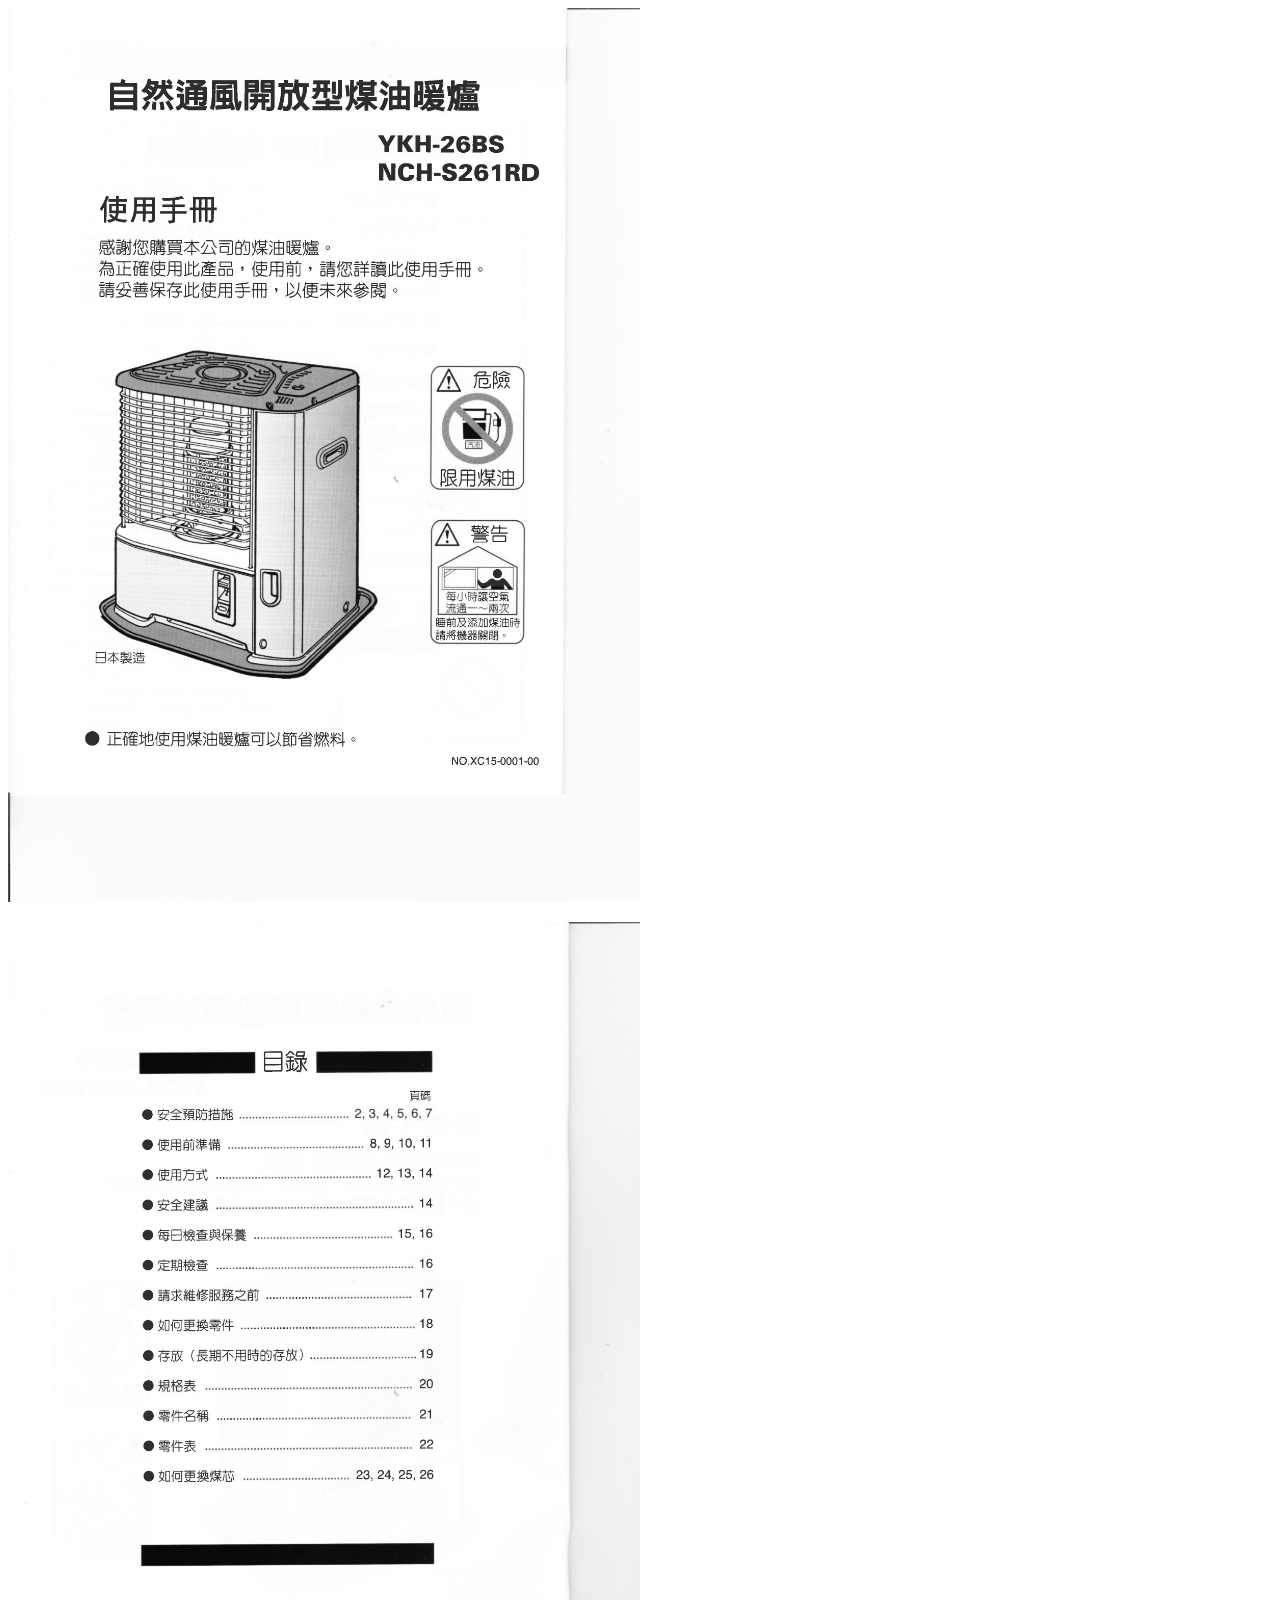
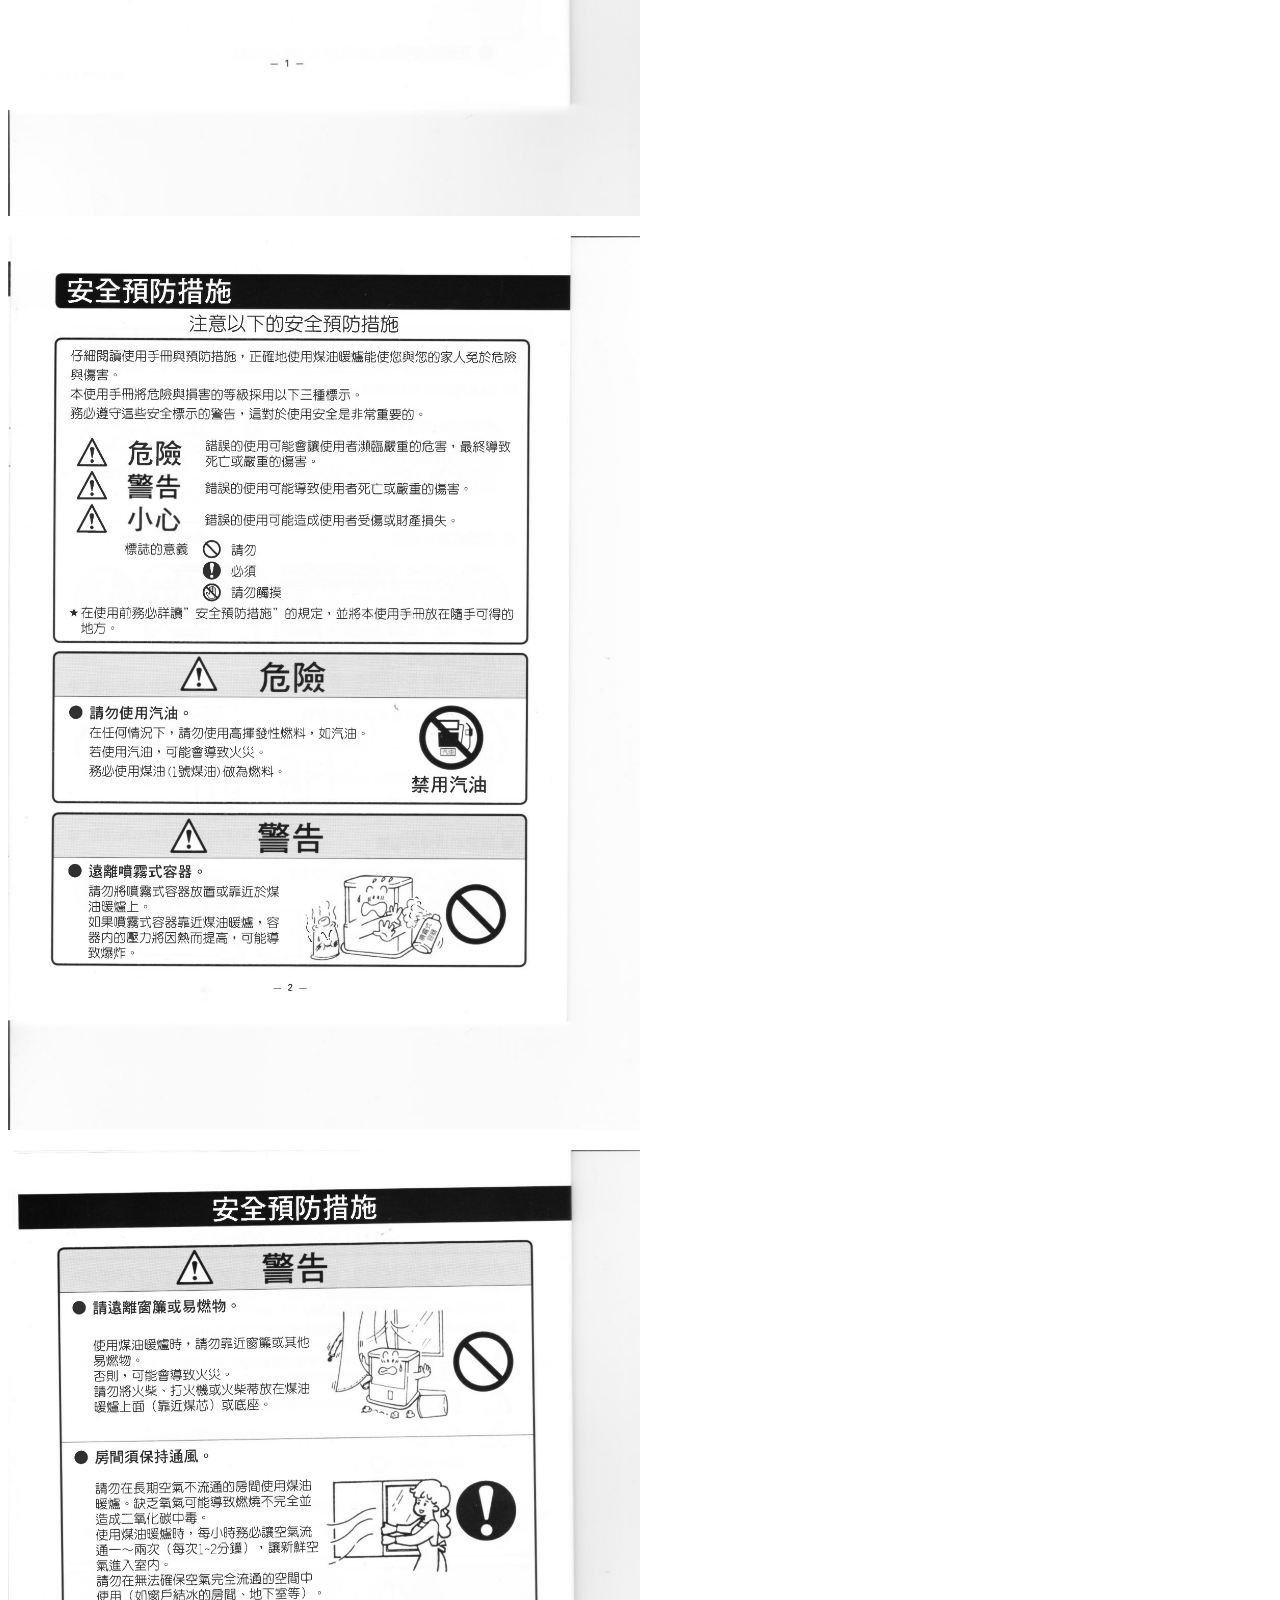
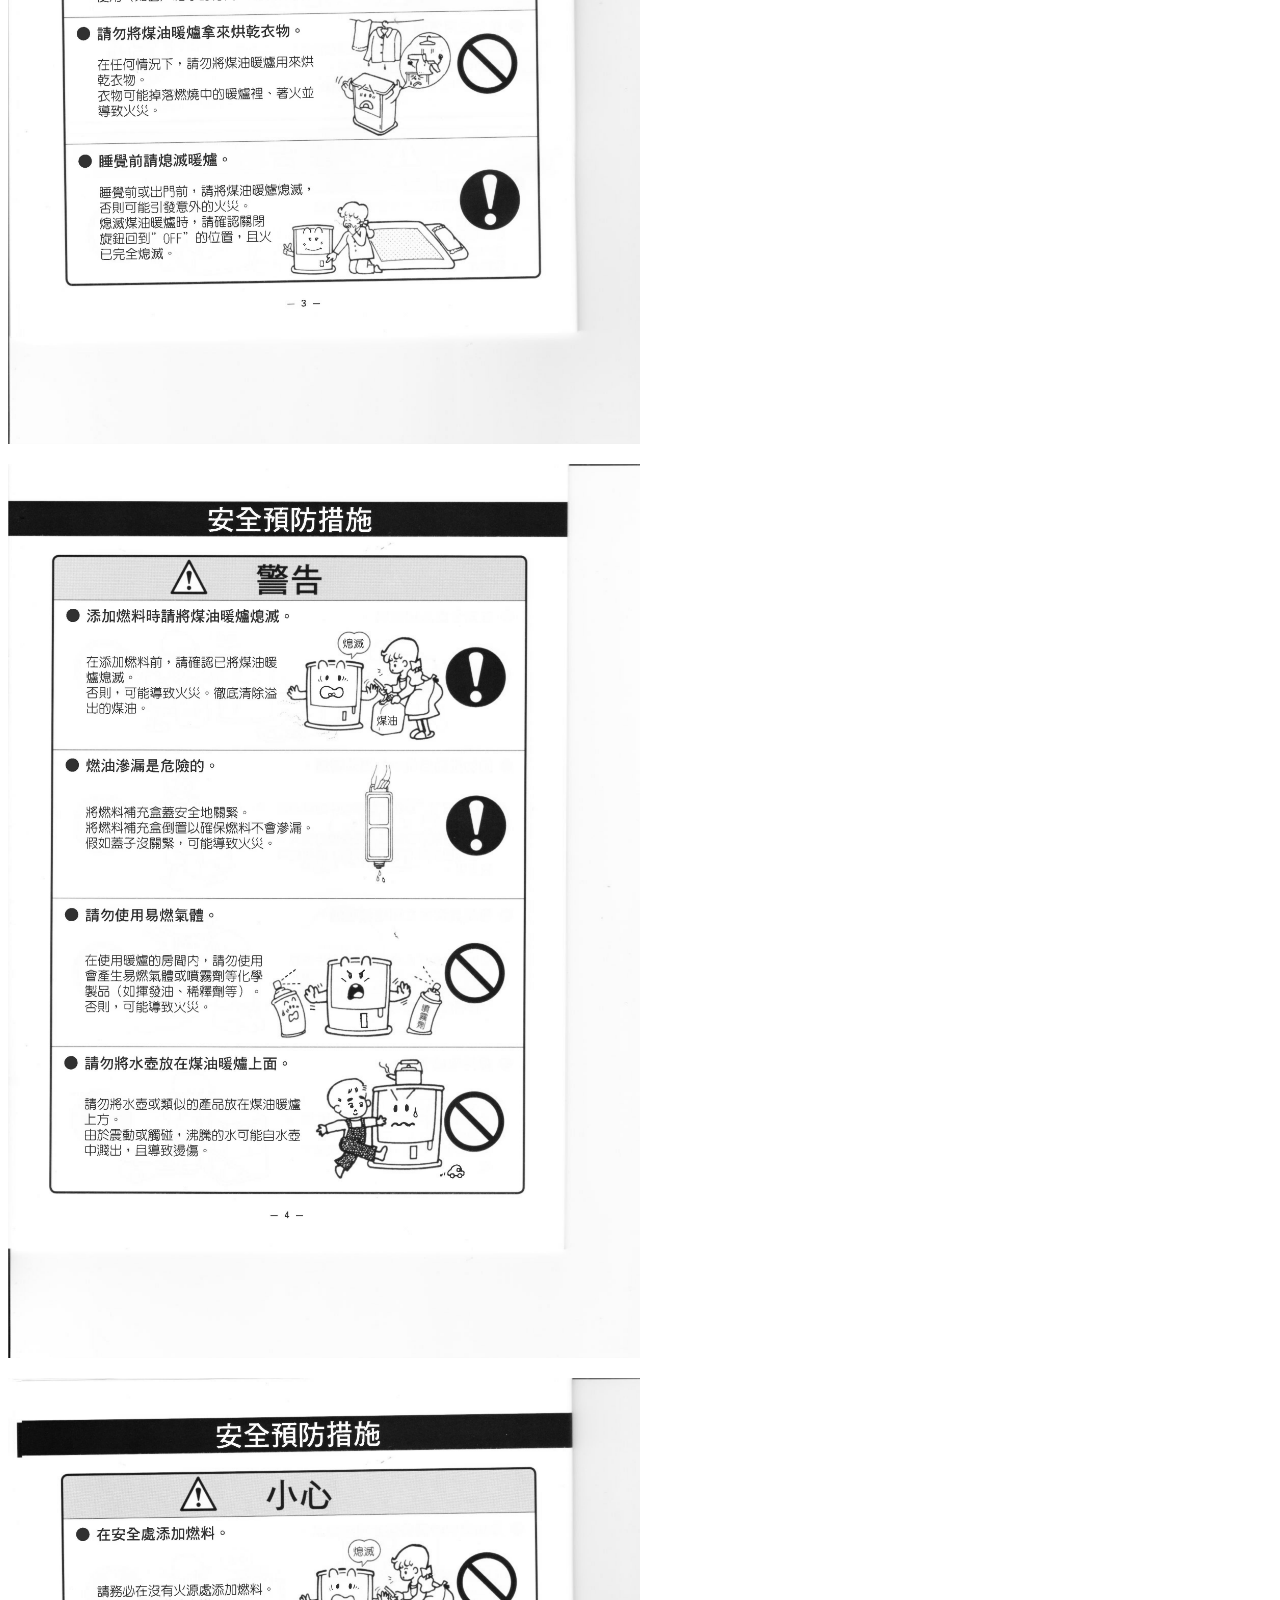
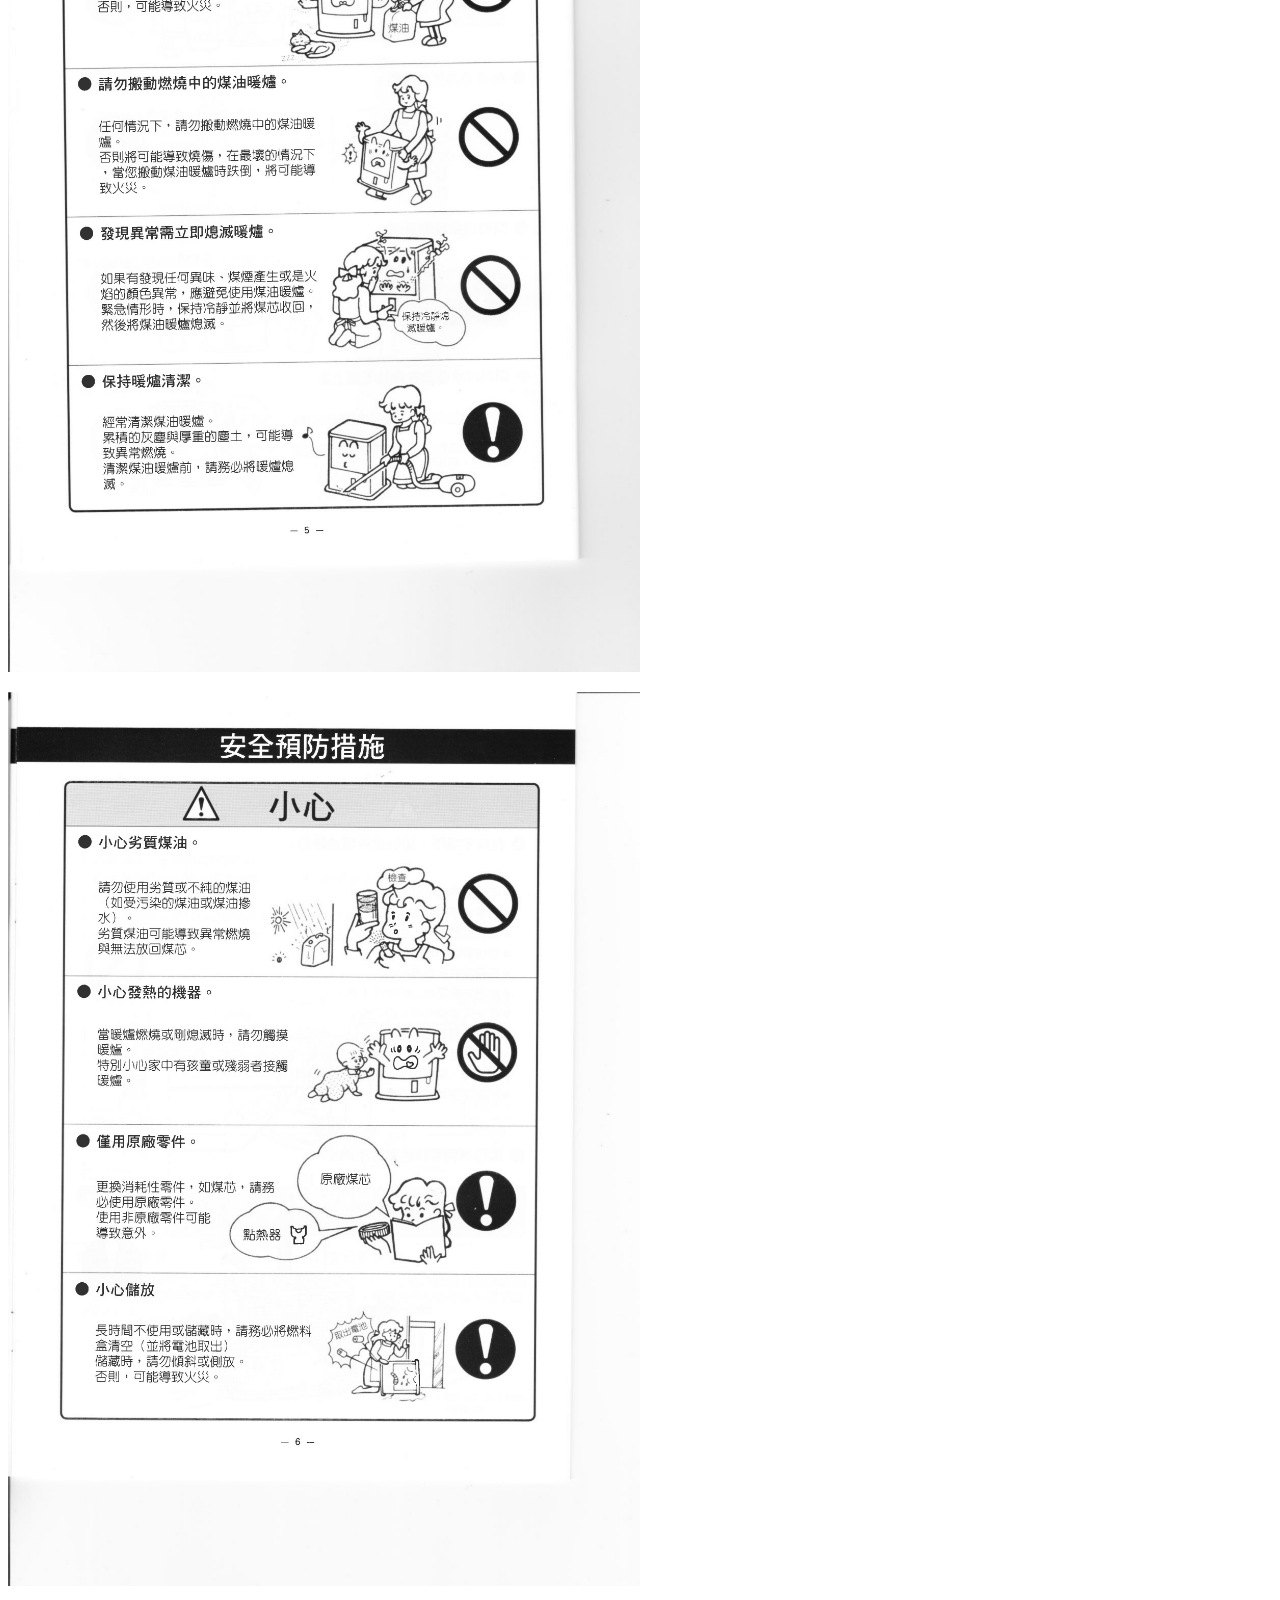
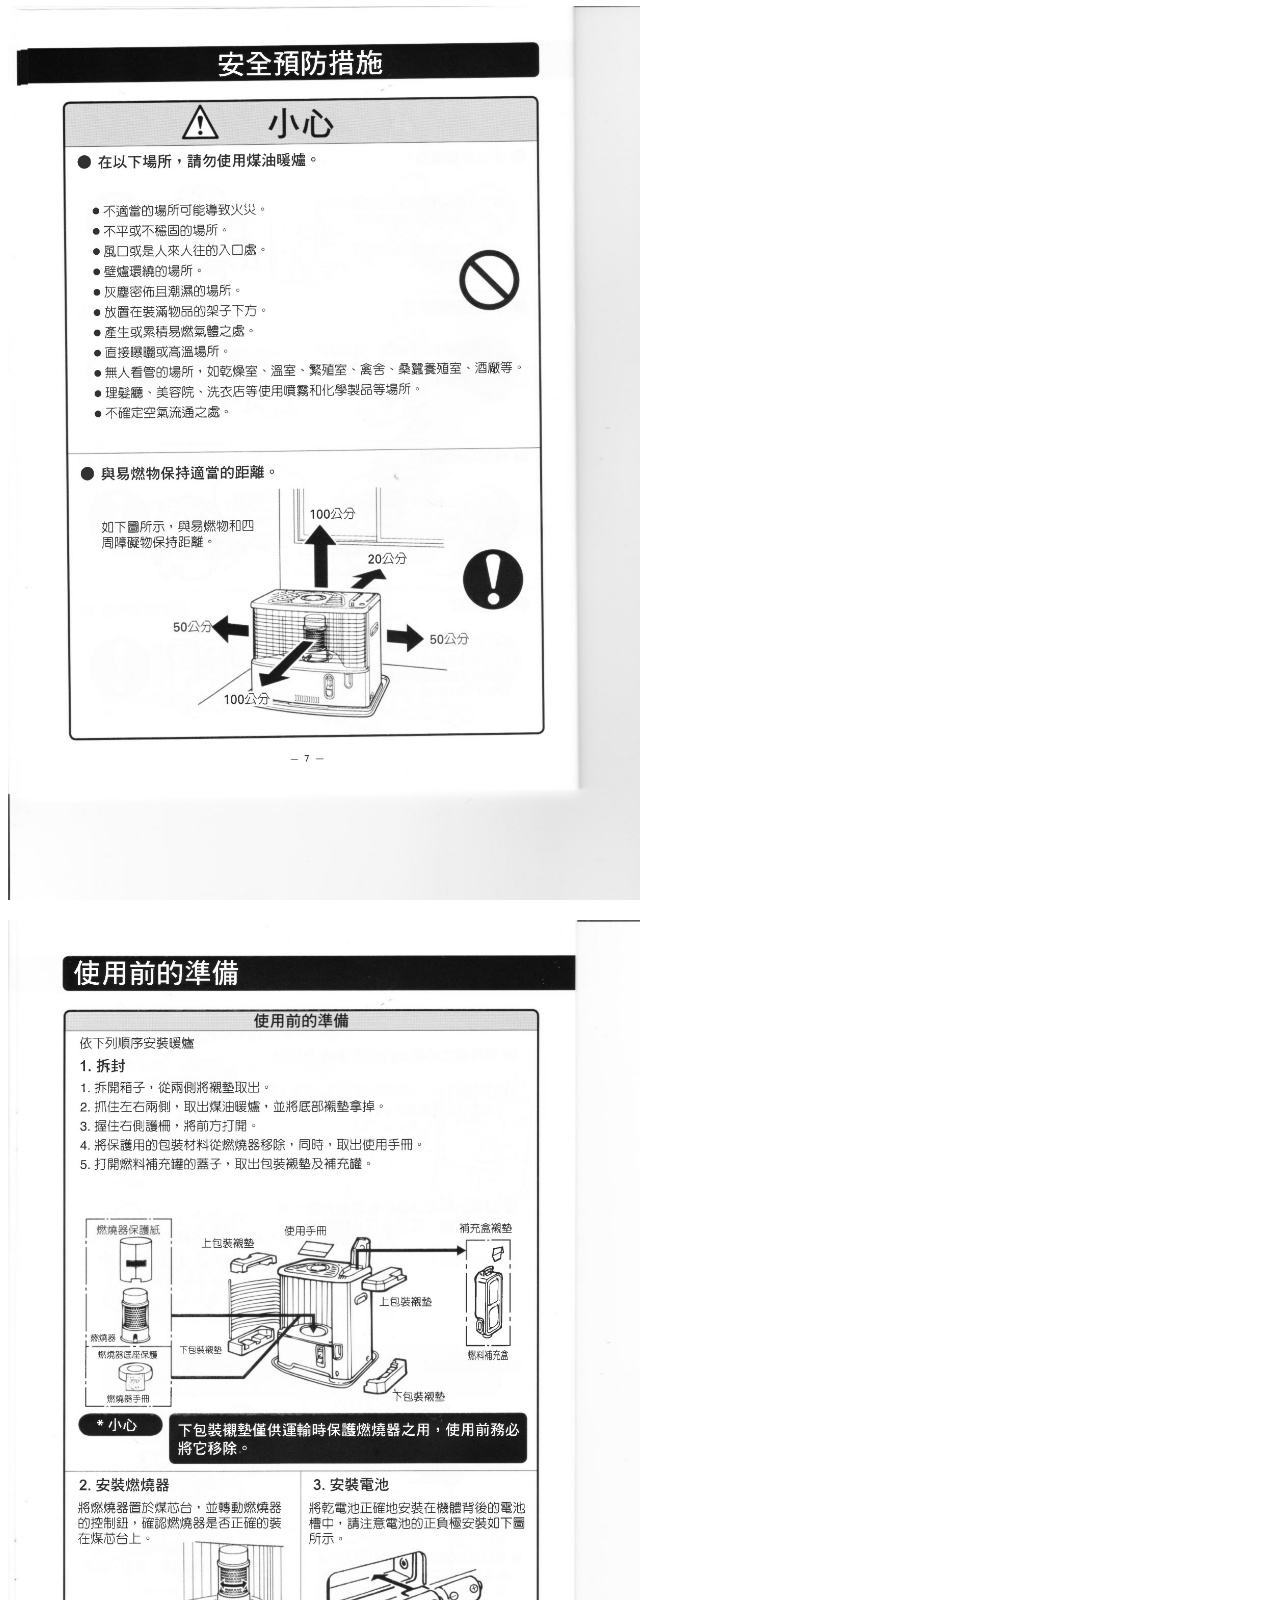
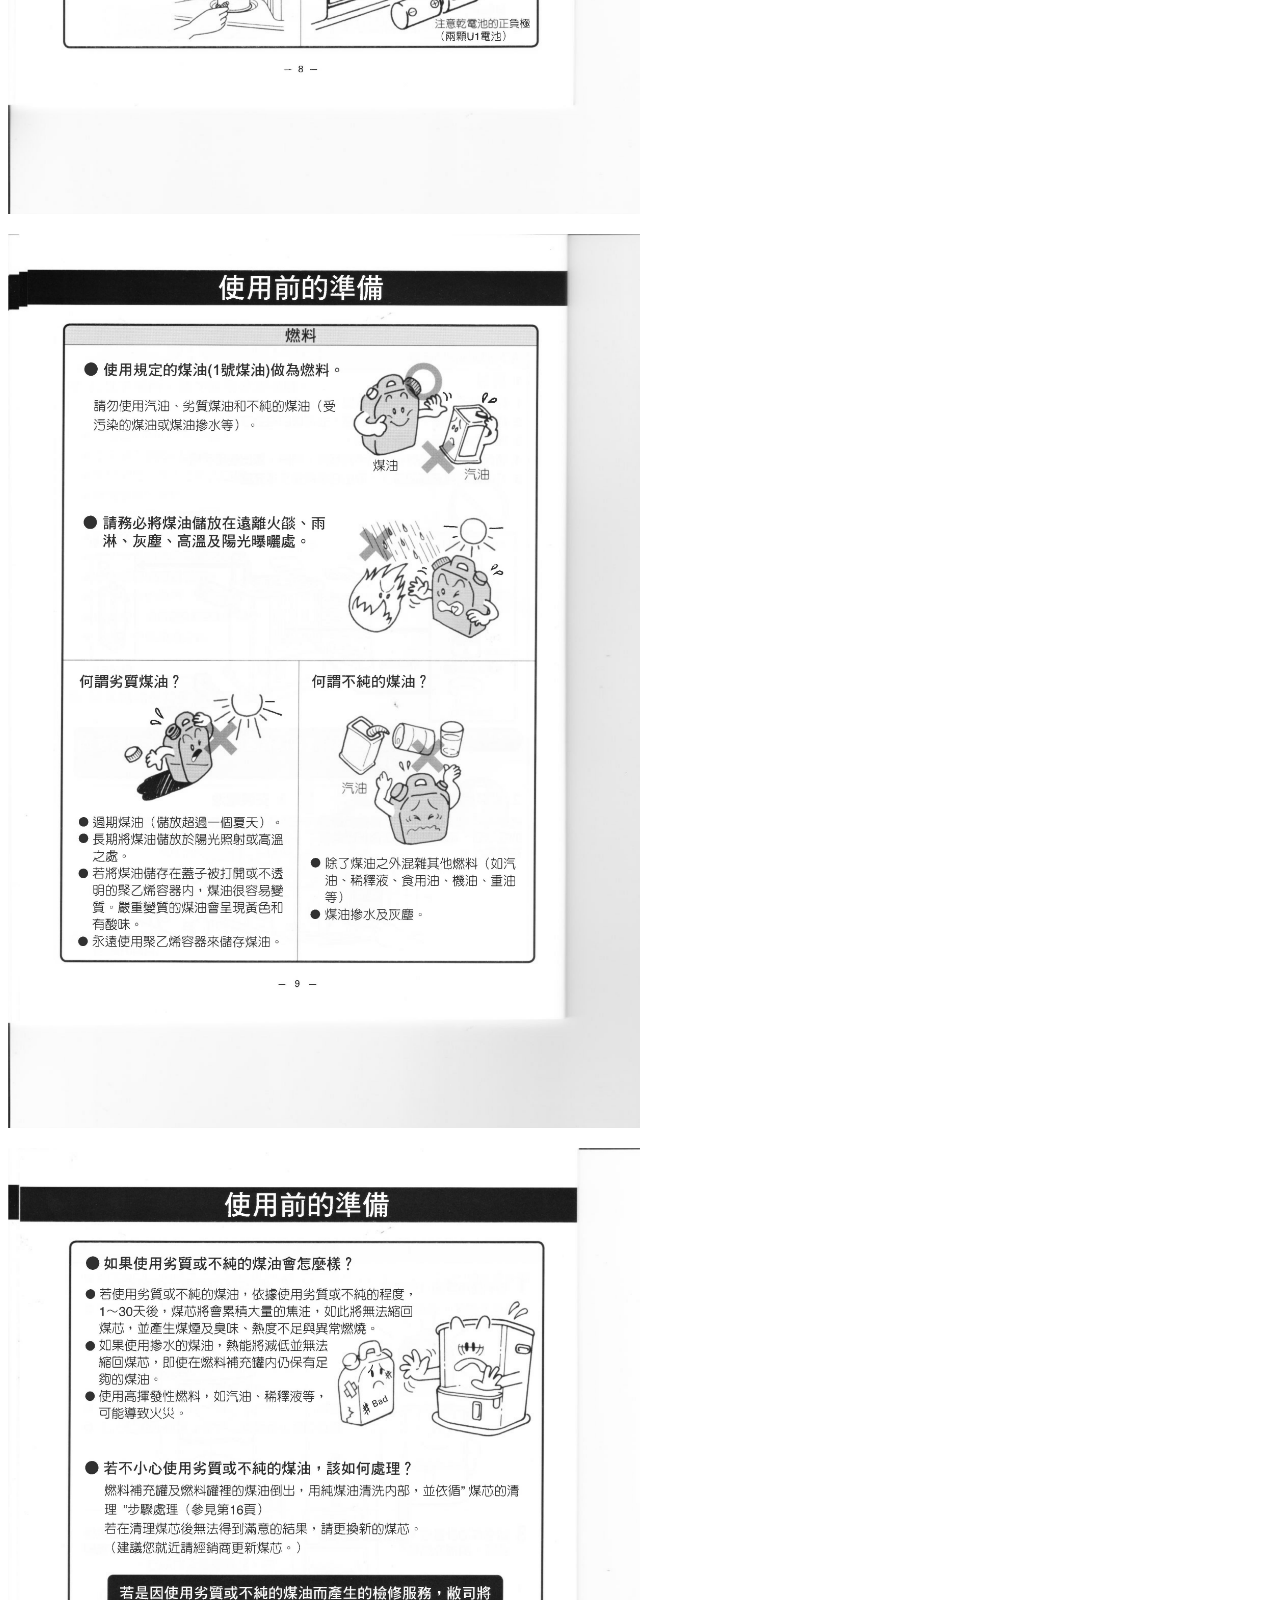
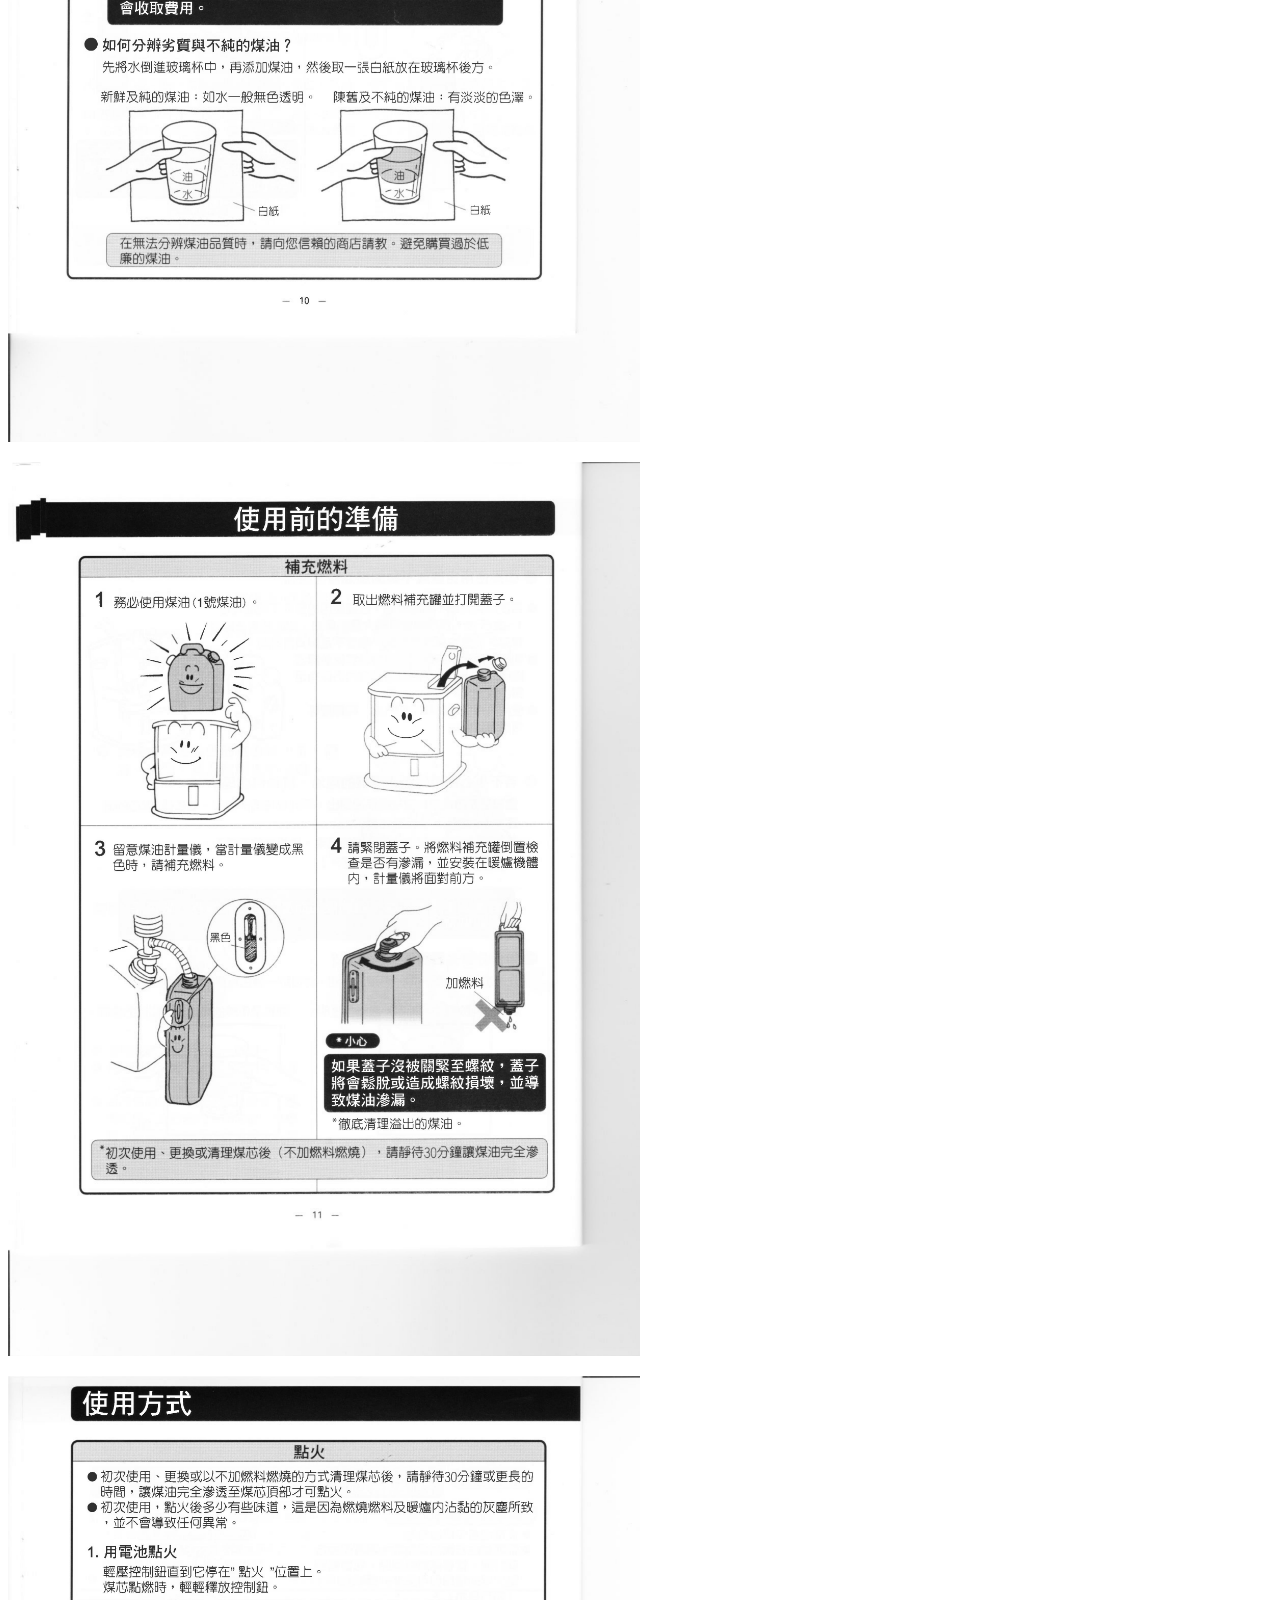
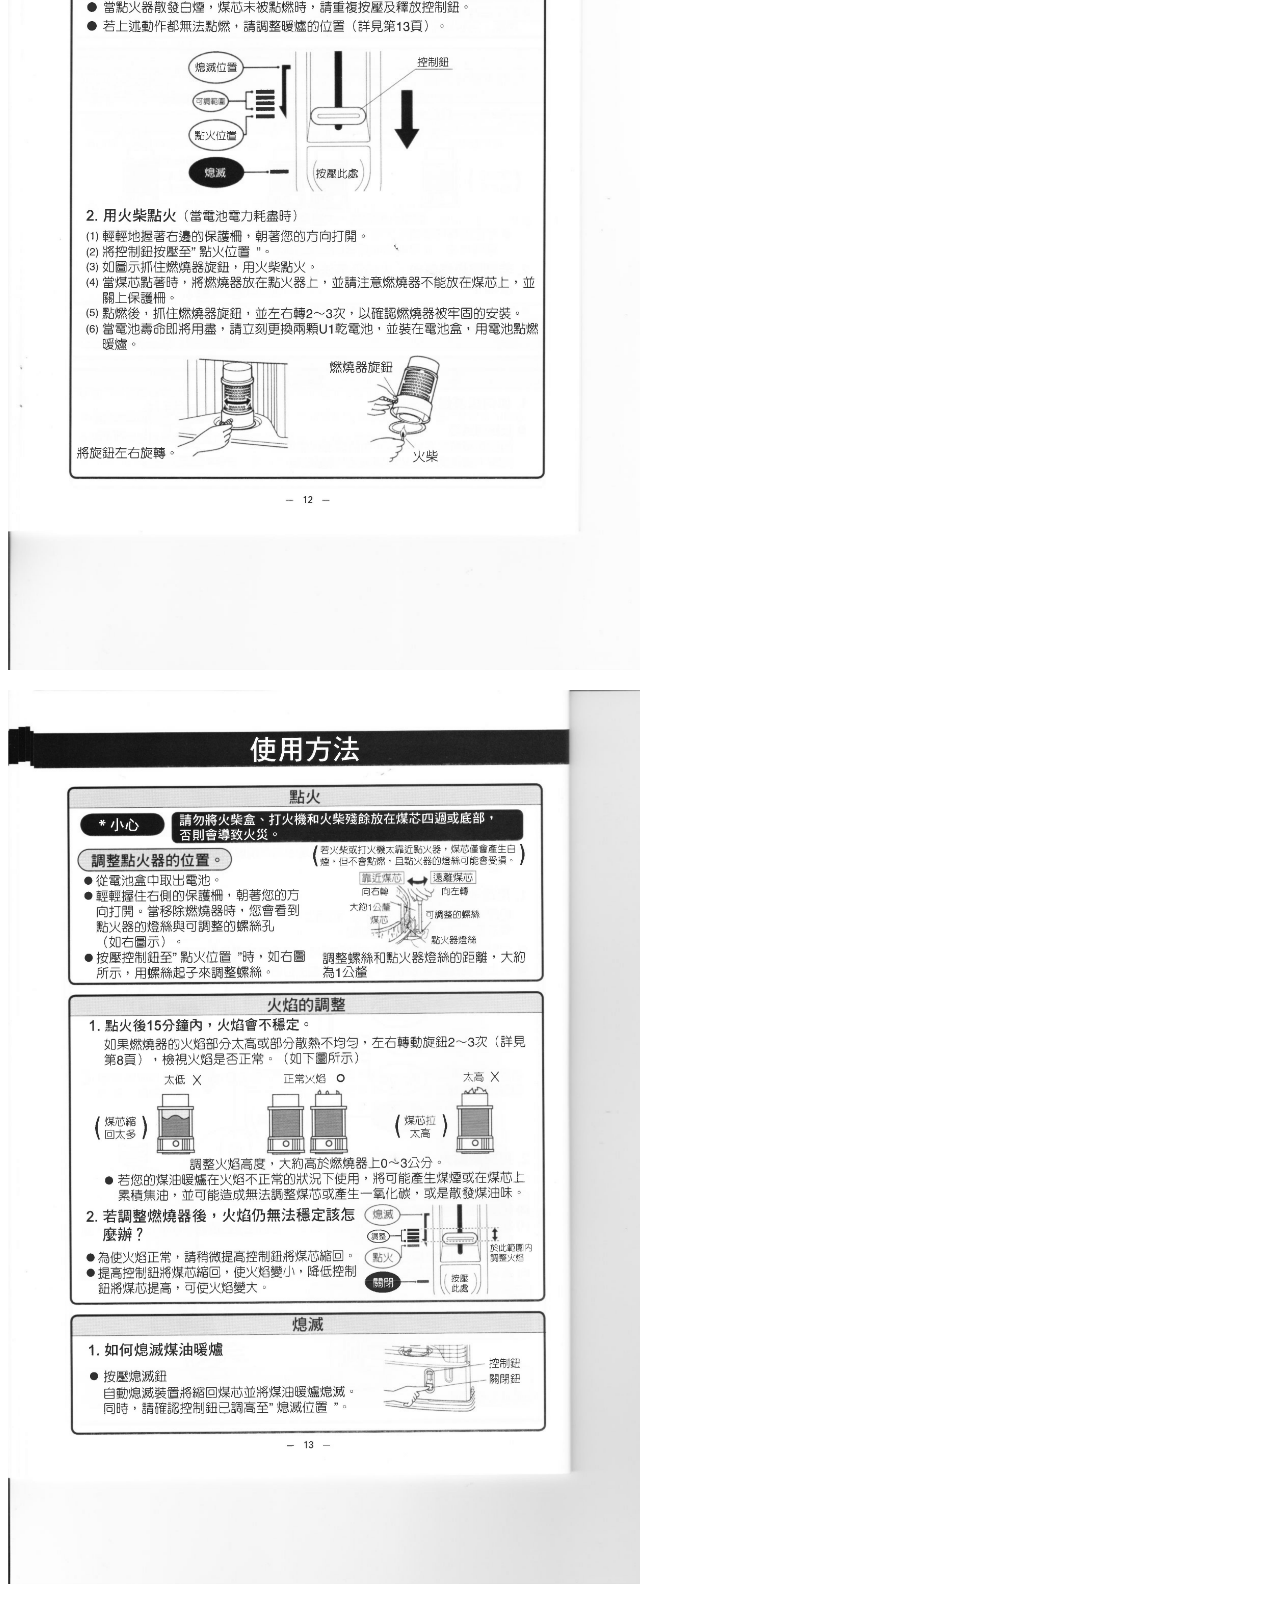
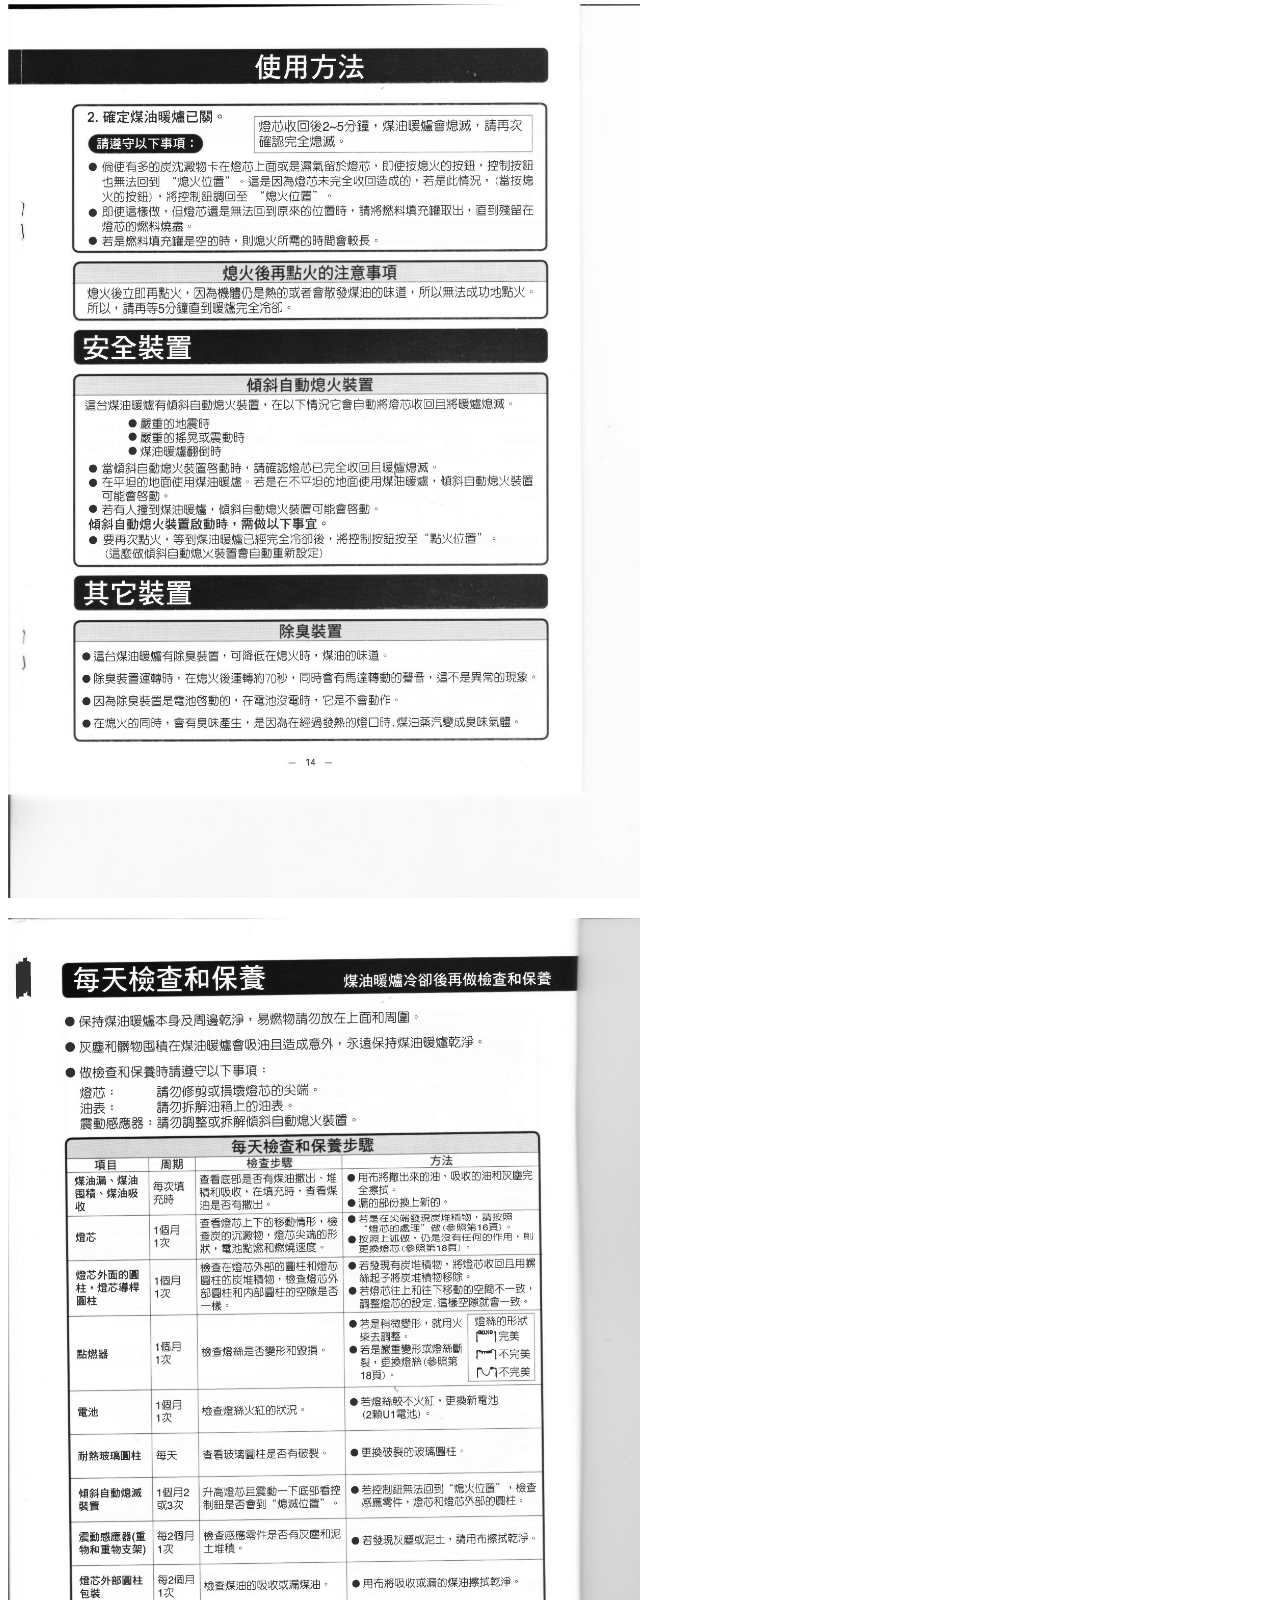
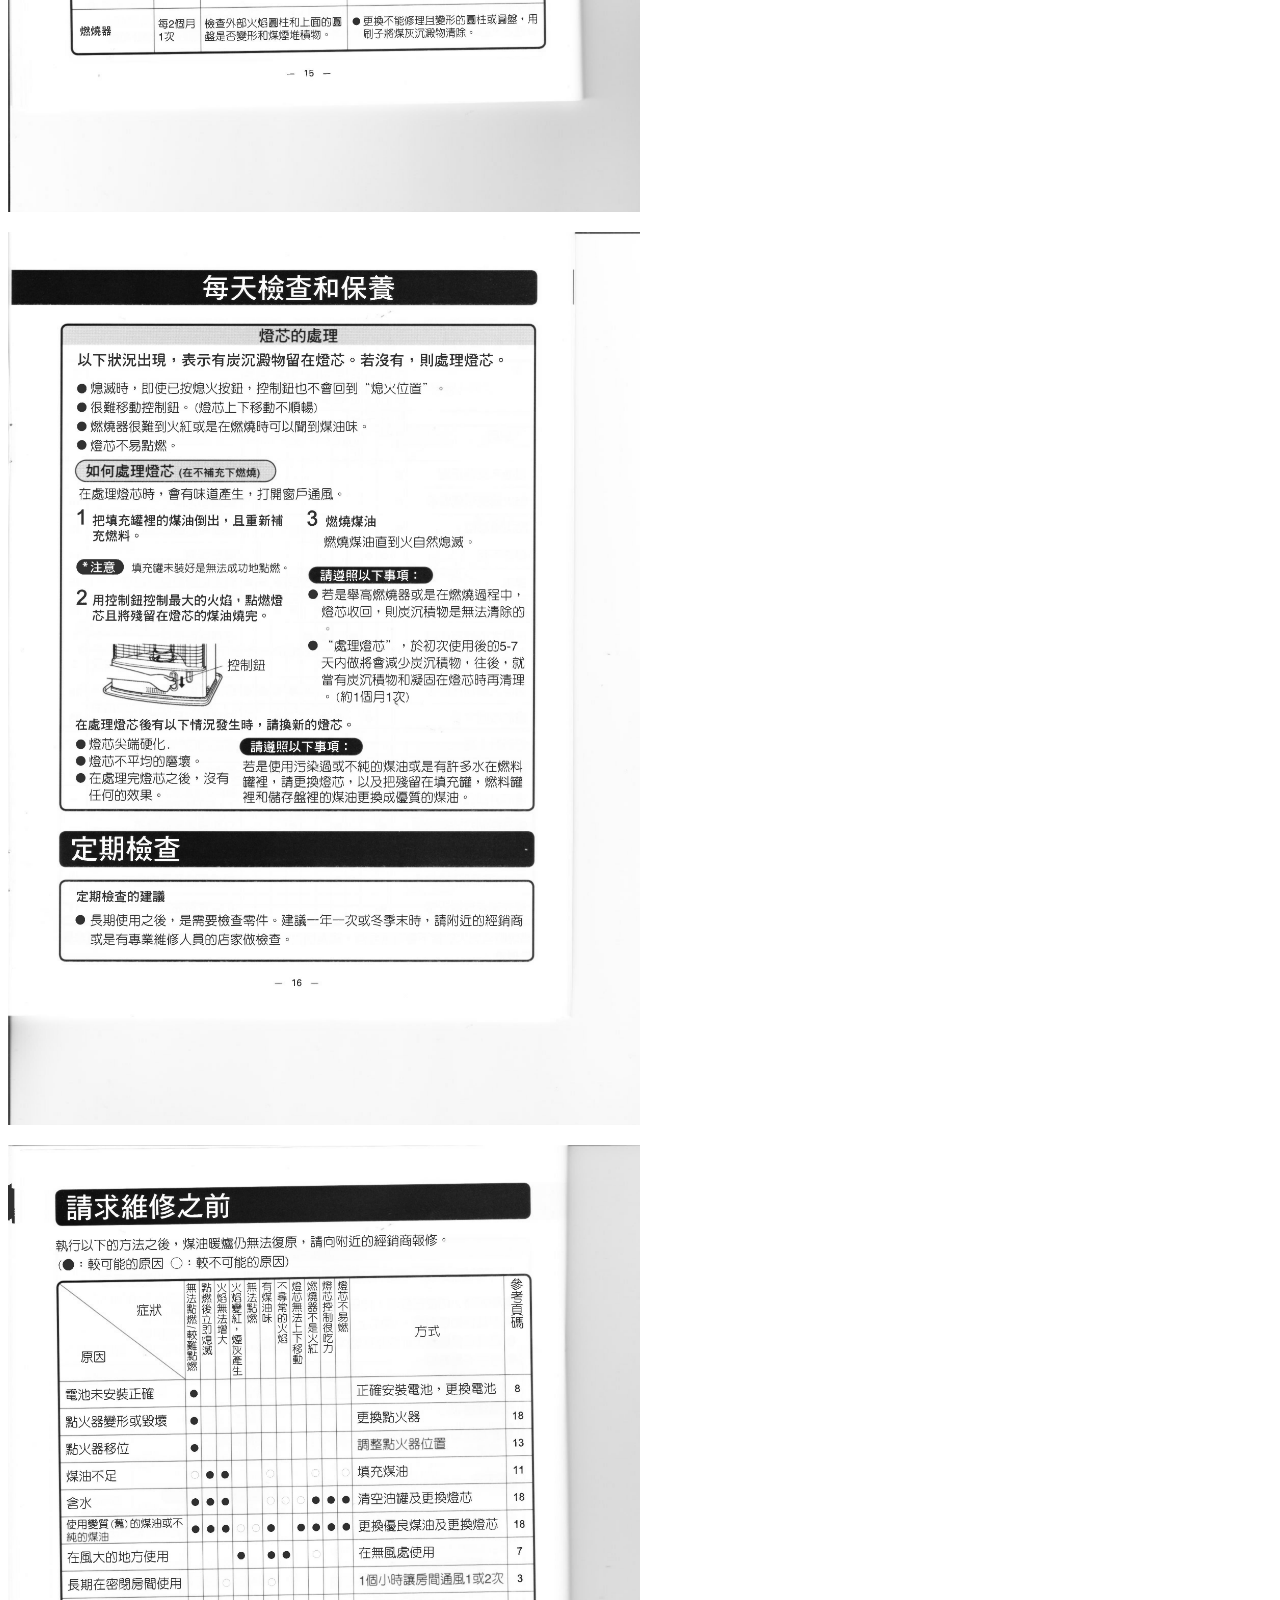
<file: book/index.html>
<!DOCTYPE html>
<html>
<head>
	<title>煤油暖爐</title>
<style type="text/css">
	
img{
	width: 50%;

}



</style>

</head>
<body>

 <img src="SCN_0007_imgs-0001.jpg">
 <p></p>
 <img src="SCN_0007_imgs-0002.jpg">
  <p></p>
 <img src="SCN_0007_imgs-0003.jpg">
  <p></p>
 <img src="SCN_0007_imgs-0004.jpg">
  <p></p>
 <img src="SCN_0007_imgs-0005.jpg">
  <p></p>
 <img src="SCN_0007_imgs-0006.jpg">
  <p></p>
 <img src="SCN_0007_imgs-0007.jpg">
  <p></p>
 <img src="SCN_0007_imgs-0008.jpg">
  <p></p>
 <img src="SCN_0007_imgs-0009.jpg">
  <p></p>
 <img src="SCN_0007_imgs-0010.jpg">
  <p></p>
 <img src="SCN_0007_imgs-0011.jpg">
  <p></p>
 <img src="SCN_0007_imgs-0012.jpg">
  <p></p>
 <img src="SCN_0007_imgs-0013.jpg">
  <p></p>
 <img src="SCN_0007_imgs-0014.jpg">
  <p></p>
 <img src="SCN_0007_imgs-0015.jpg">
  <p></p>
 <img src="SCN_0007_imgs-0016.jpg">
  <p></p>
 <img src="SCN_0007_imgs-0017.jpg">
  <p></p>
 <img src="SCN_0007_imgs-0018.jpg">
  <p></p>
 <img src="SCN_0007_imgs-0019.jpg">
  <p></p>
 <img src="SCN_0007_imgs-0020.jpg">
  <p></p>
 <img src="SCN_0007_imgs-0021.jpg">
  <p></p>
 <img src="SCN_0007_imgs-0022.jpg">
  <p></p>
 <img src="SCN_0007_imgs-0023.jpg">
  <p></p>
 <img src="SCN_0007_imgs-0024.jpg">
  <p></p>
 <img src="SCN_0007_imgs-0025.jpg">
  <p></p>
 <img src="SCN_0007_imgs-0026.jpg">
  <p></p>
 <img src="SCN_0007_imgs-0027.jpg">
</body>
</html>
</file>
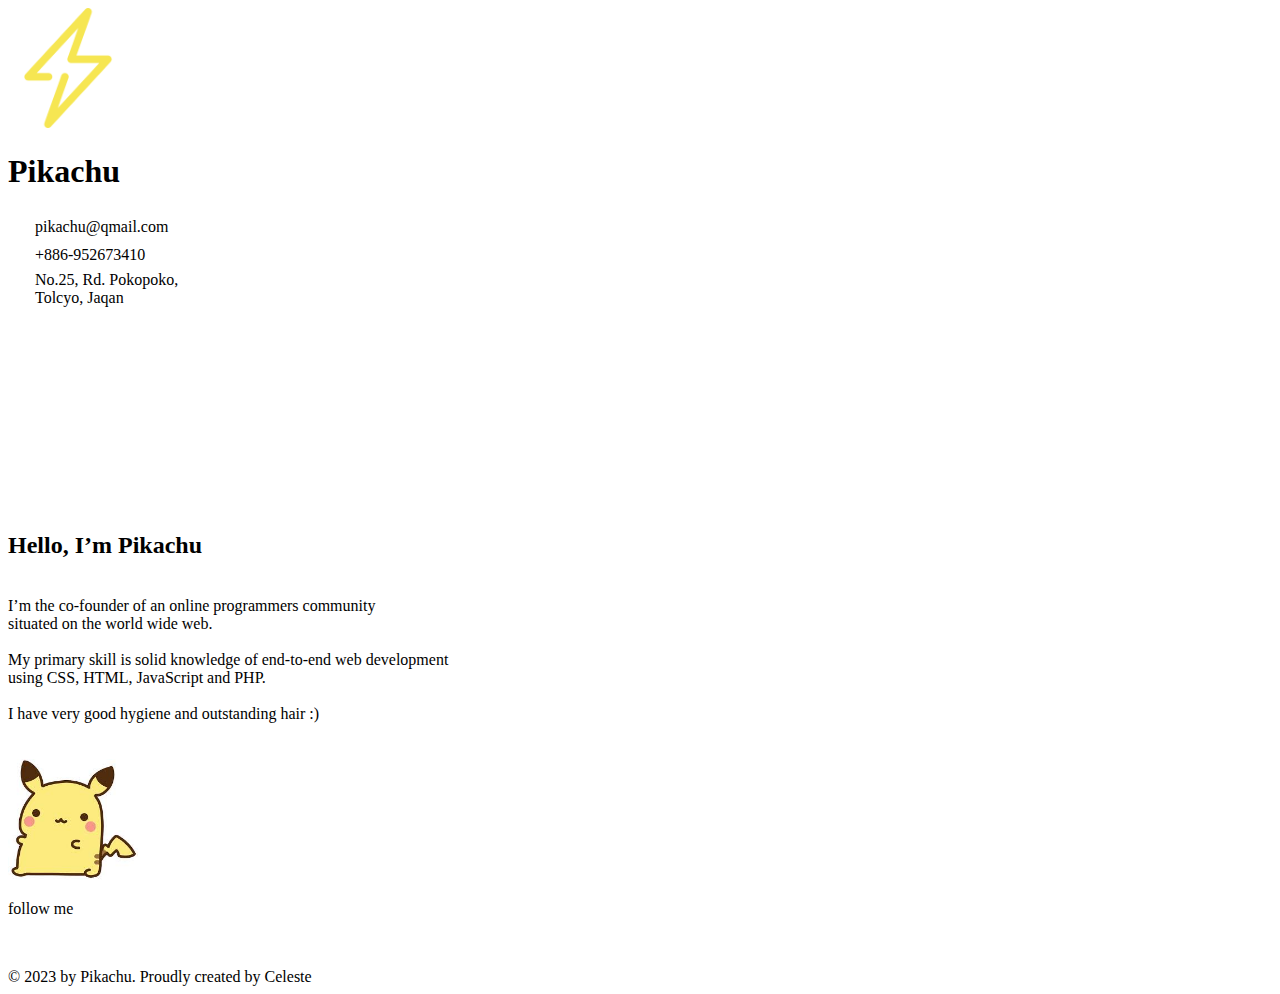
<file: pikachu_begin/index.html>
<!DOCTYPE html>
<html lang="en">

<head>
    <meta charset="UTF-8">
    <meta http-equiv="X-UA-Compatible" content="IE=7">
    <meta:renderer></meta:renderer>
    <meta name="viewport" content="width=device-width, user-scalable=no, initial-scale=1.0, maximum-scale=1.0, minimum-scale=1.0">
    <meta:author></meta:author>
    <meta name="keywords" content="Keyword 1,Keyword 2">
    <meta name="description" content="description">
    <!-- 將放入外部的CSS -->
    <link rel="stylesheet" href="1.css">
    <!-- ############## -->
    <link rel="shortcut icon" type="image/x-icon" href="favicon.ico">
    <link rel="apple-touch-icon" href="favicon.png">
    <title>Ben</title>
</head>

<body>
    <div class="wrap">
        <div class="circle1">
            <img src="flash.png" width="120">
            <h1 class="title">
            Pikachu</h1>
        </div>
        <div class="circle2">
            <table>
                <tr>
                    <td><img src="mail.png" width="20"></td>
                    <td>pikachu@qmail.com</td>
                </tr>
                <tr>
                    <td><img src="tele.png" width="20"></td>
                    <td>+886-952673410</td>
                </tr>
                <tr>
                    <td><img src="ad.png" width="20"></td>
                    <td>No.25, Rd. Pokopoko,
                        <br> Tolcyo, Jaqan</td>
                </tr>
            </table>
        </div>
        <div class="circle3">
            <h2>Hello, I’m Pikachu</h2>
            <br> I’m the co-founder of an online programmers community
            <br> situated on the world wide web.
            <br>
            <br> My primary skill is solid knowledge of end-to-end web development
            <br> using CSS, HTML, JavaScript and PHP.
            <br>
            <br> I have very good hygiene and outstanding hair :)
            <br>
            <br> ​ </div>
        <div class="circle4">
            <img src="pika2.jpg" width="130">
        </div>
        <div class="circle5">
            <p>follow me</p>
            <a href="https://www.facebook.com/pages/%E7%9A%AE%E5%8D%A1%E4%B8%98/104031079632855?fref=ts">
                <img src="fb.png" width="30"></a>
        </div>
        <div class="circle6">© 2023 by Pikachu. Proudly created by Celeste</div>
    </div>
</body>

</html>
</file>
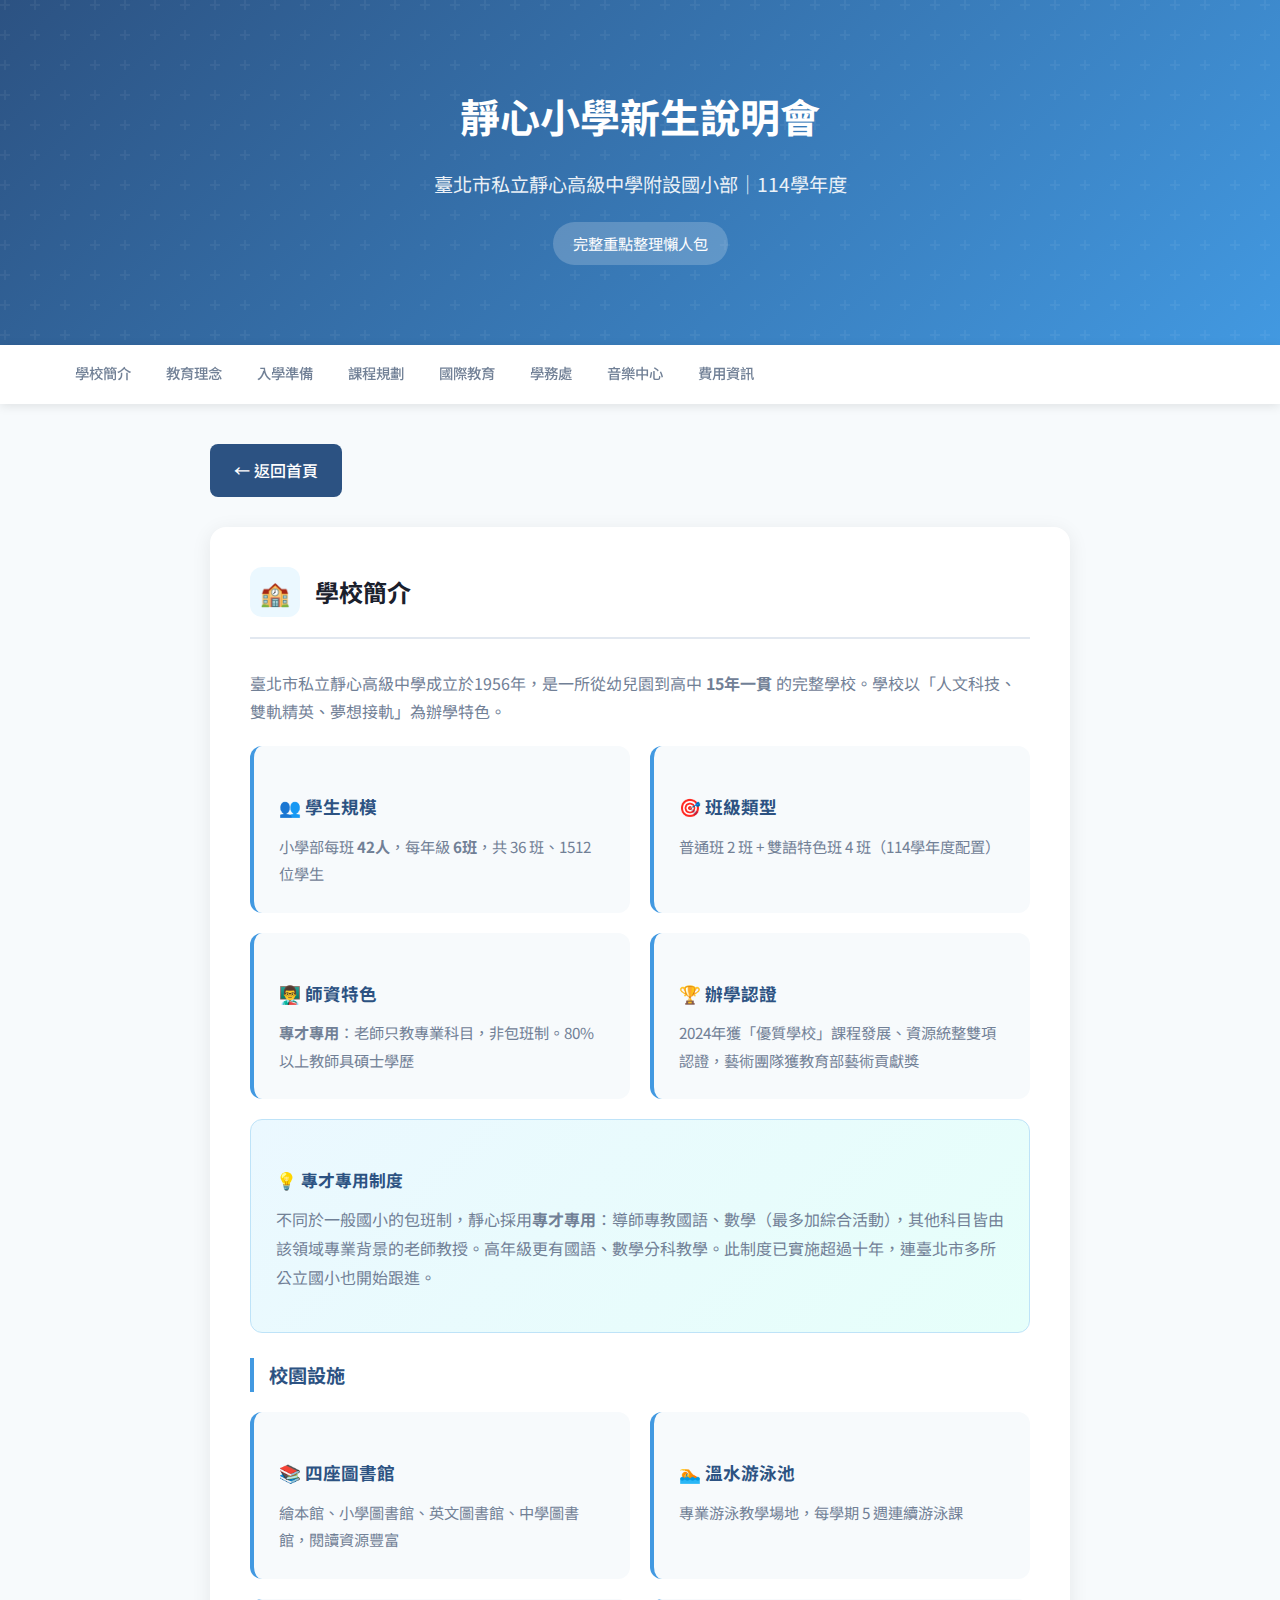
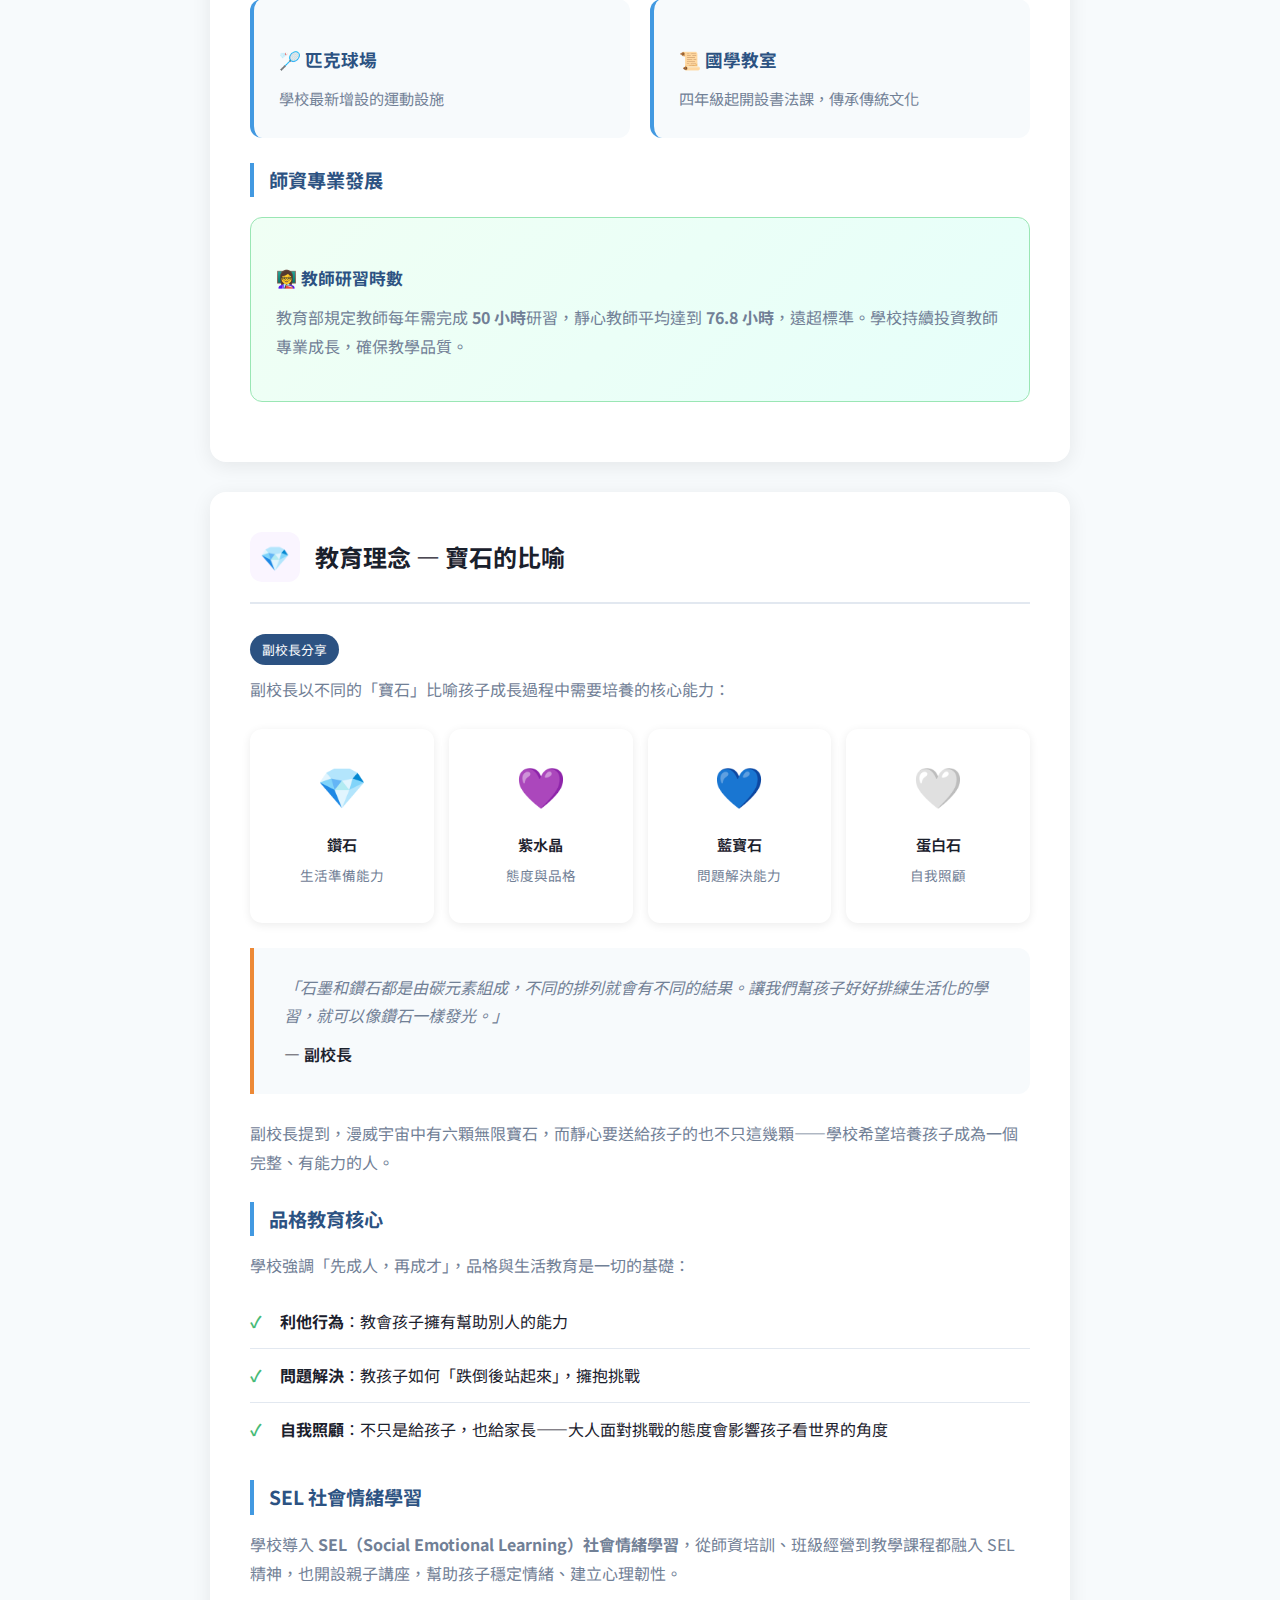
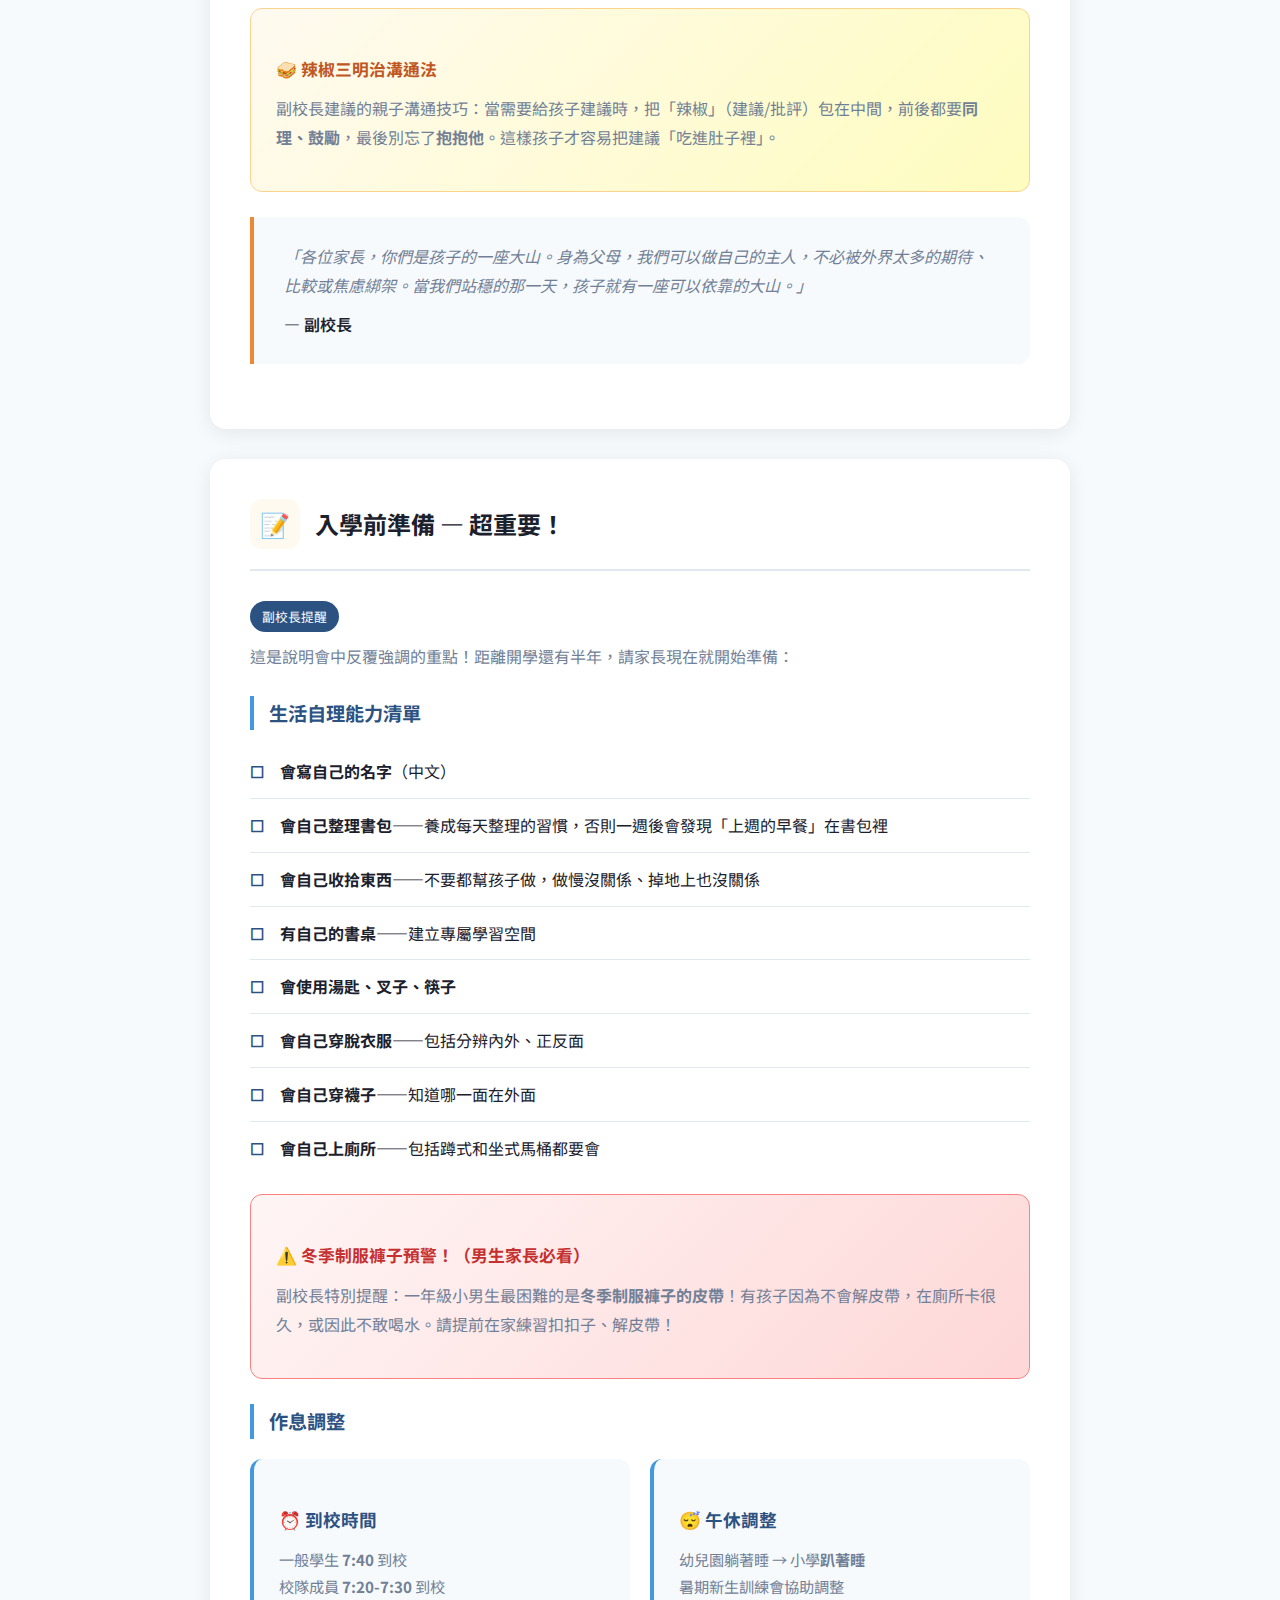
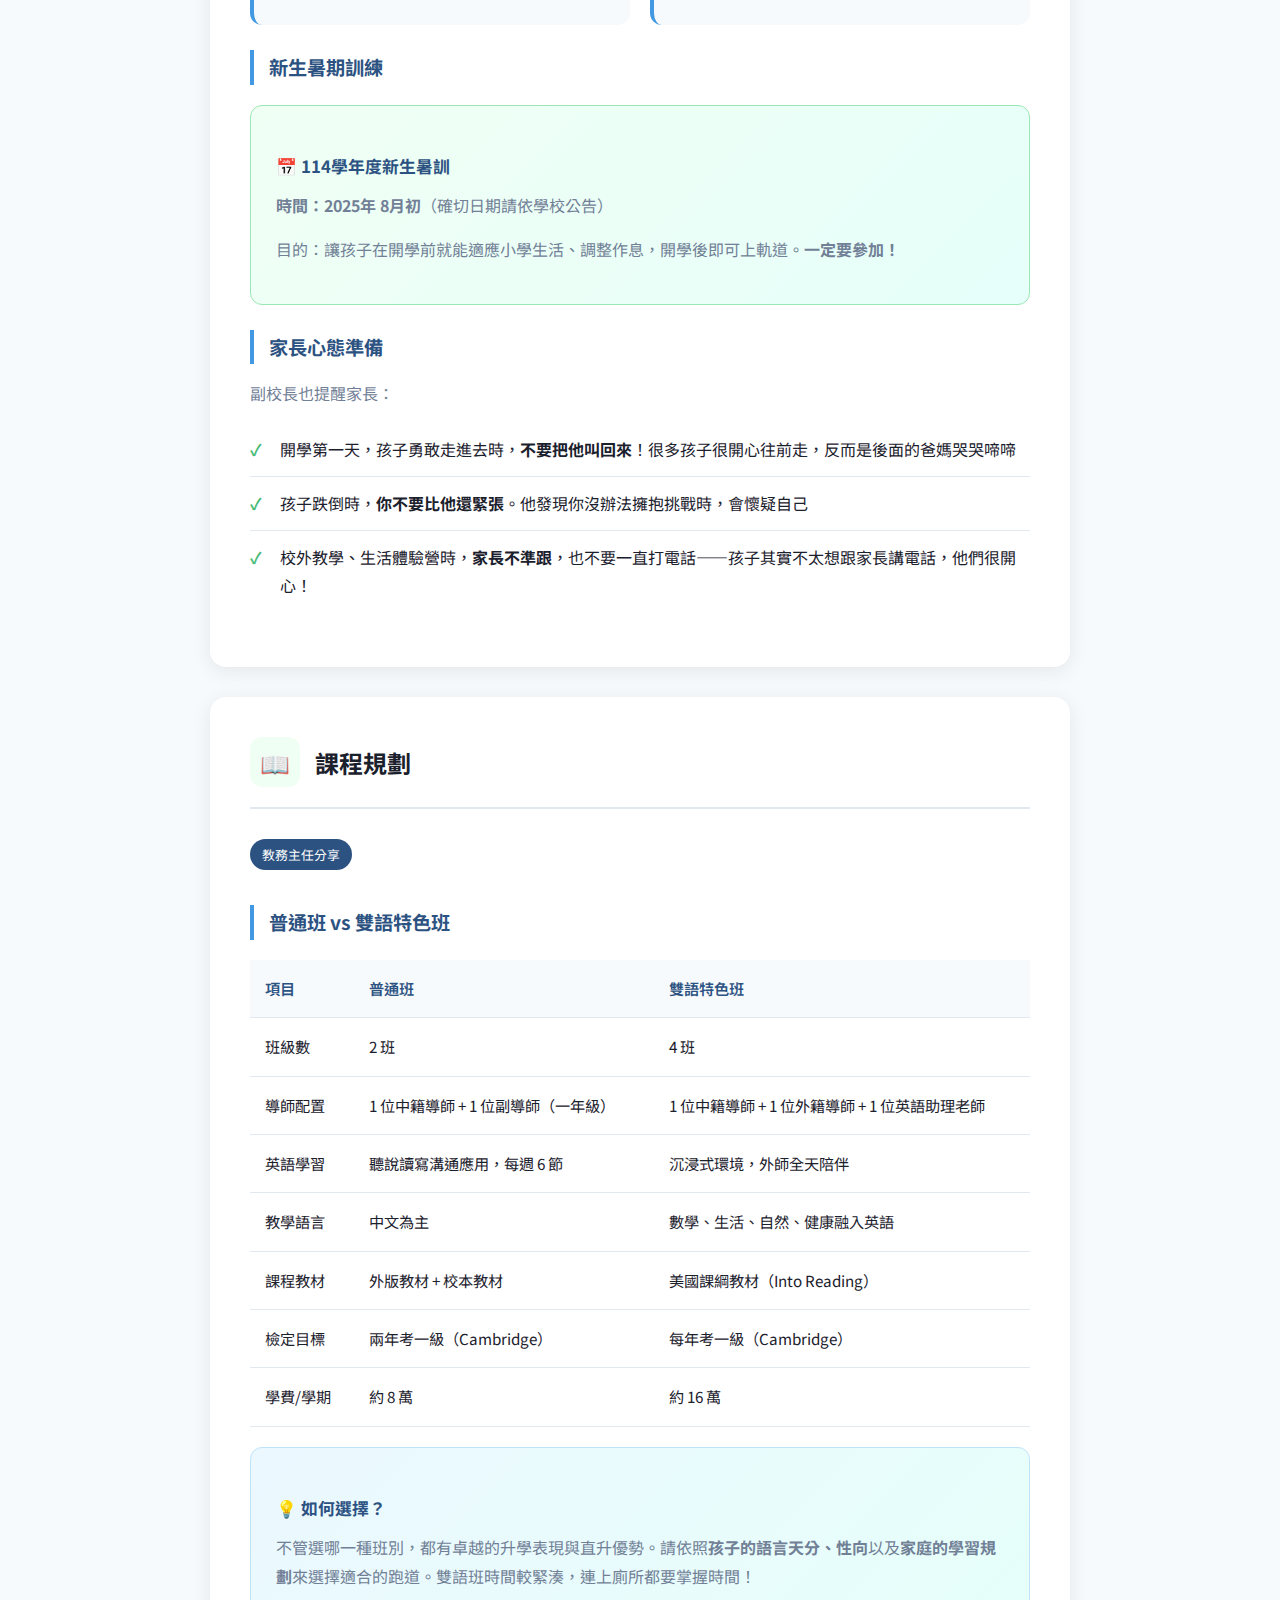
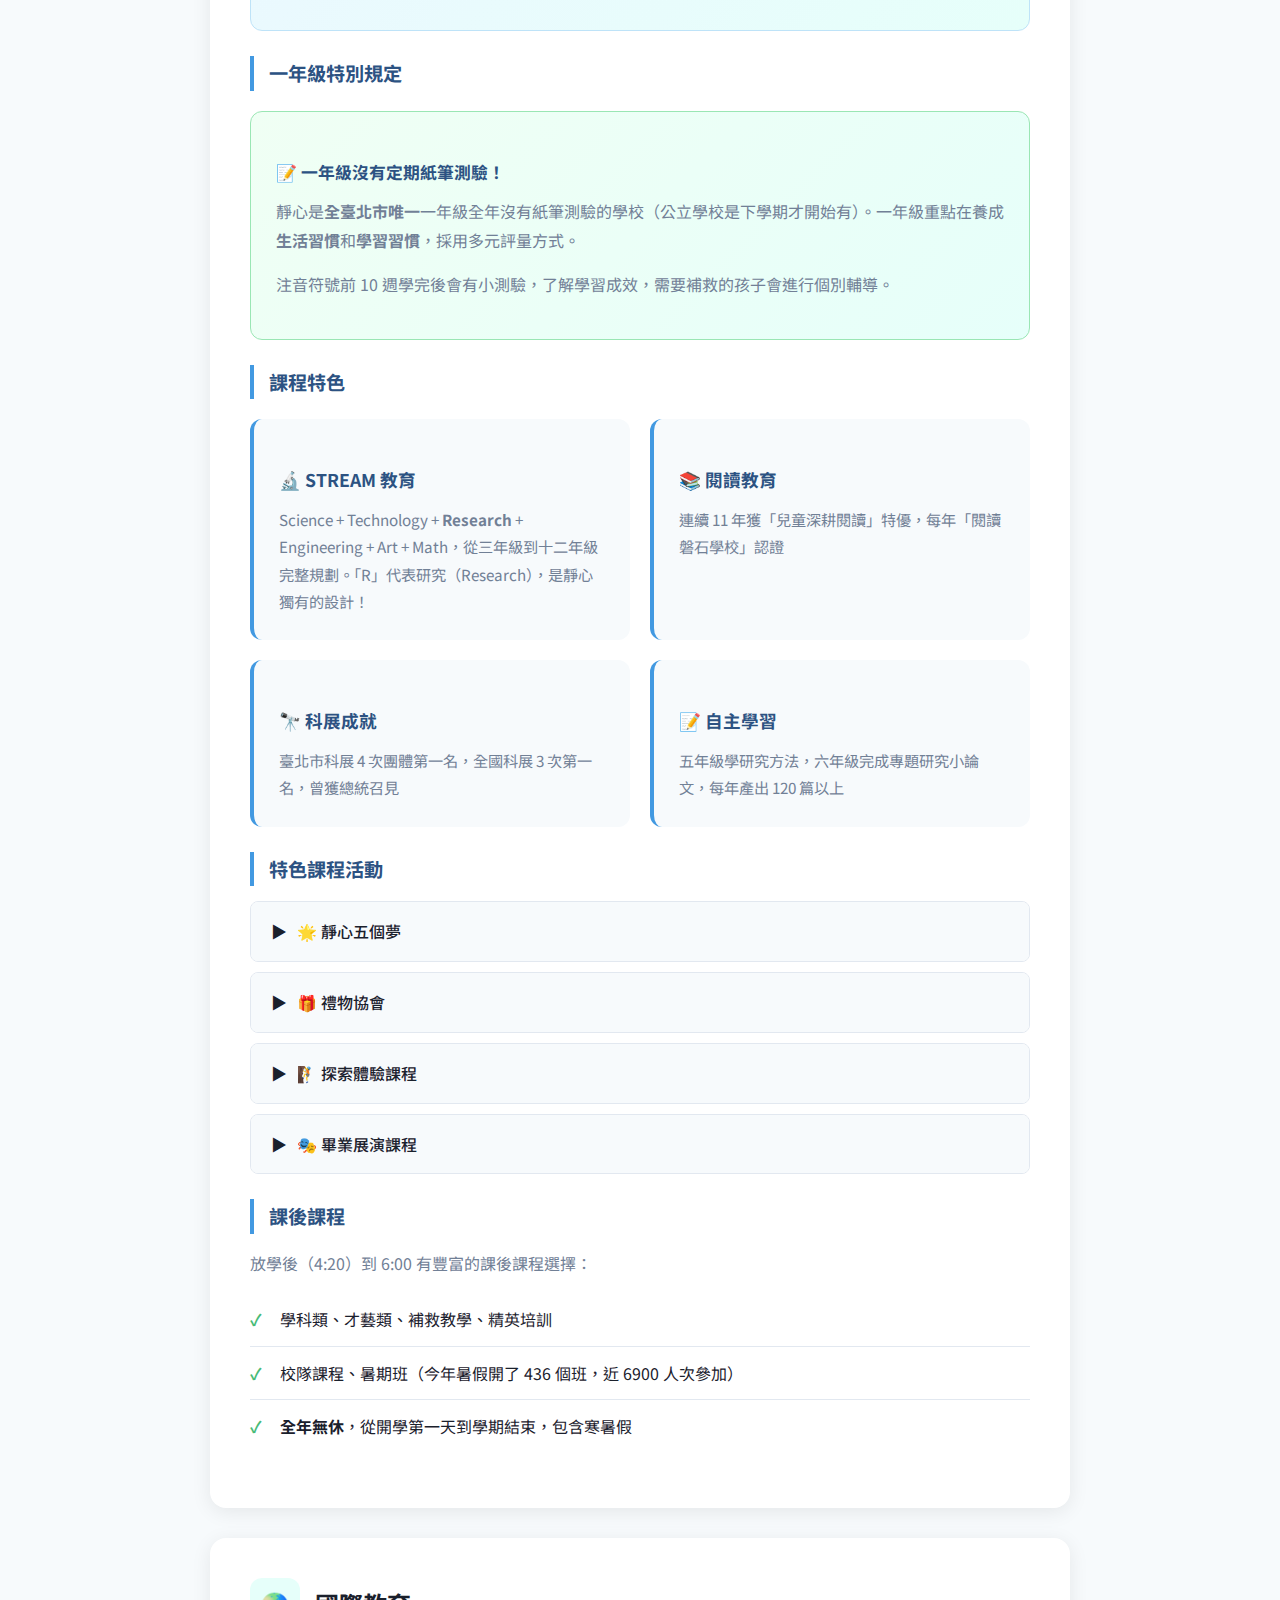
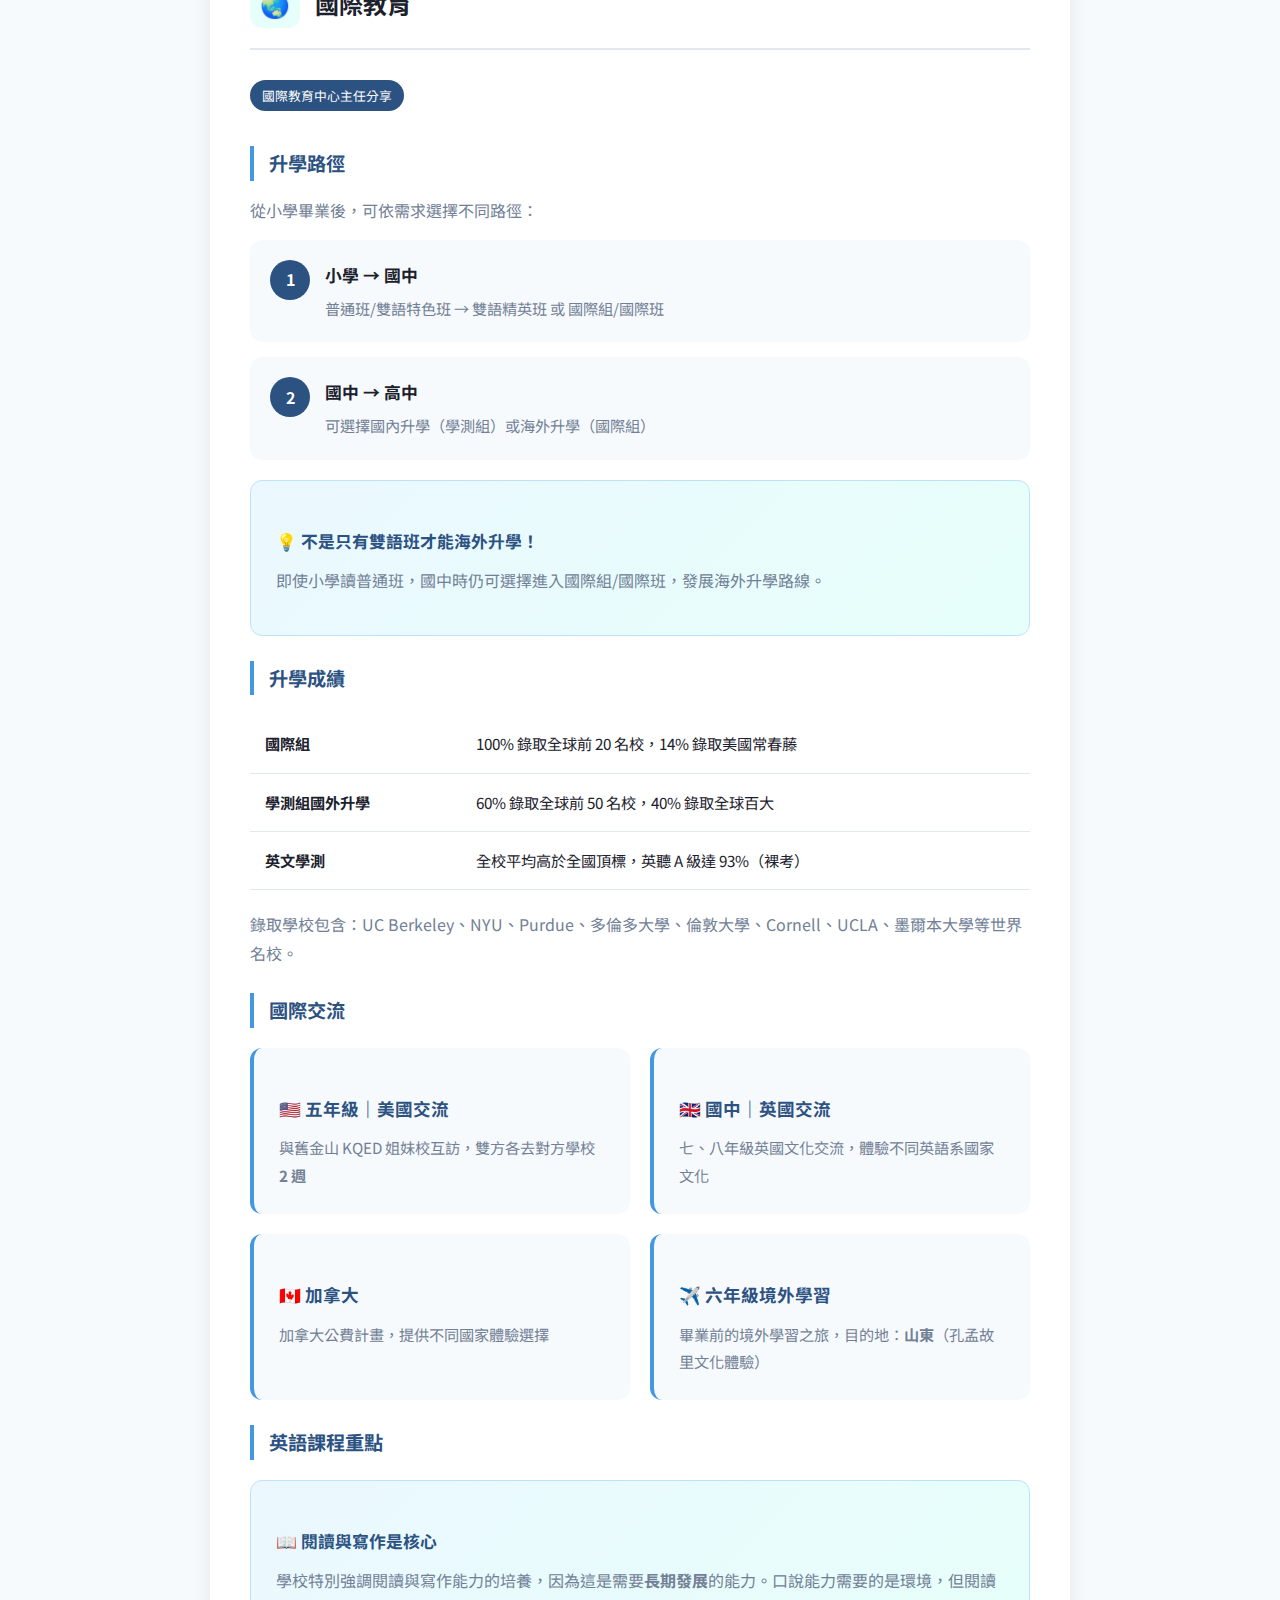
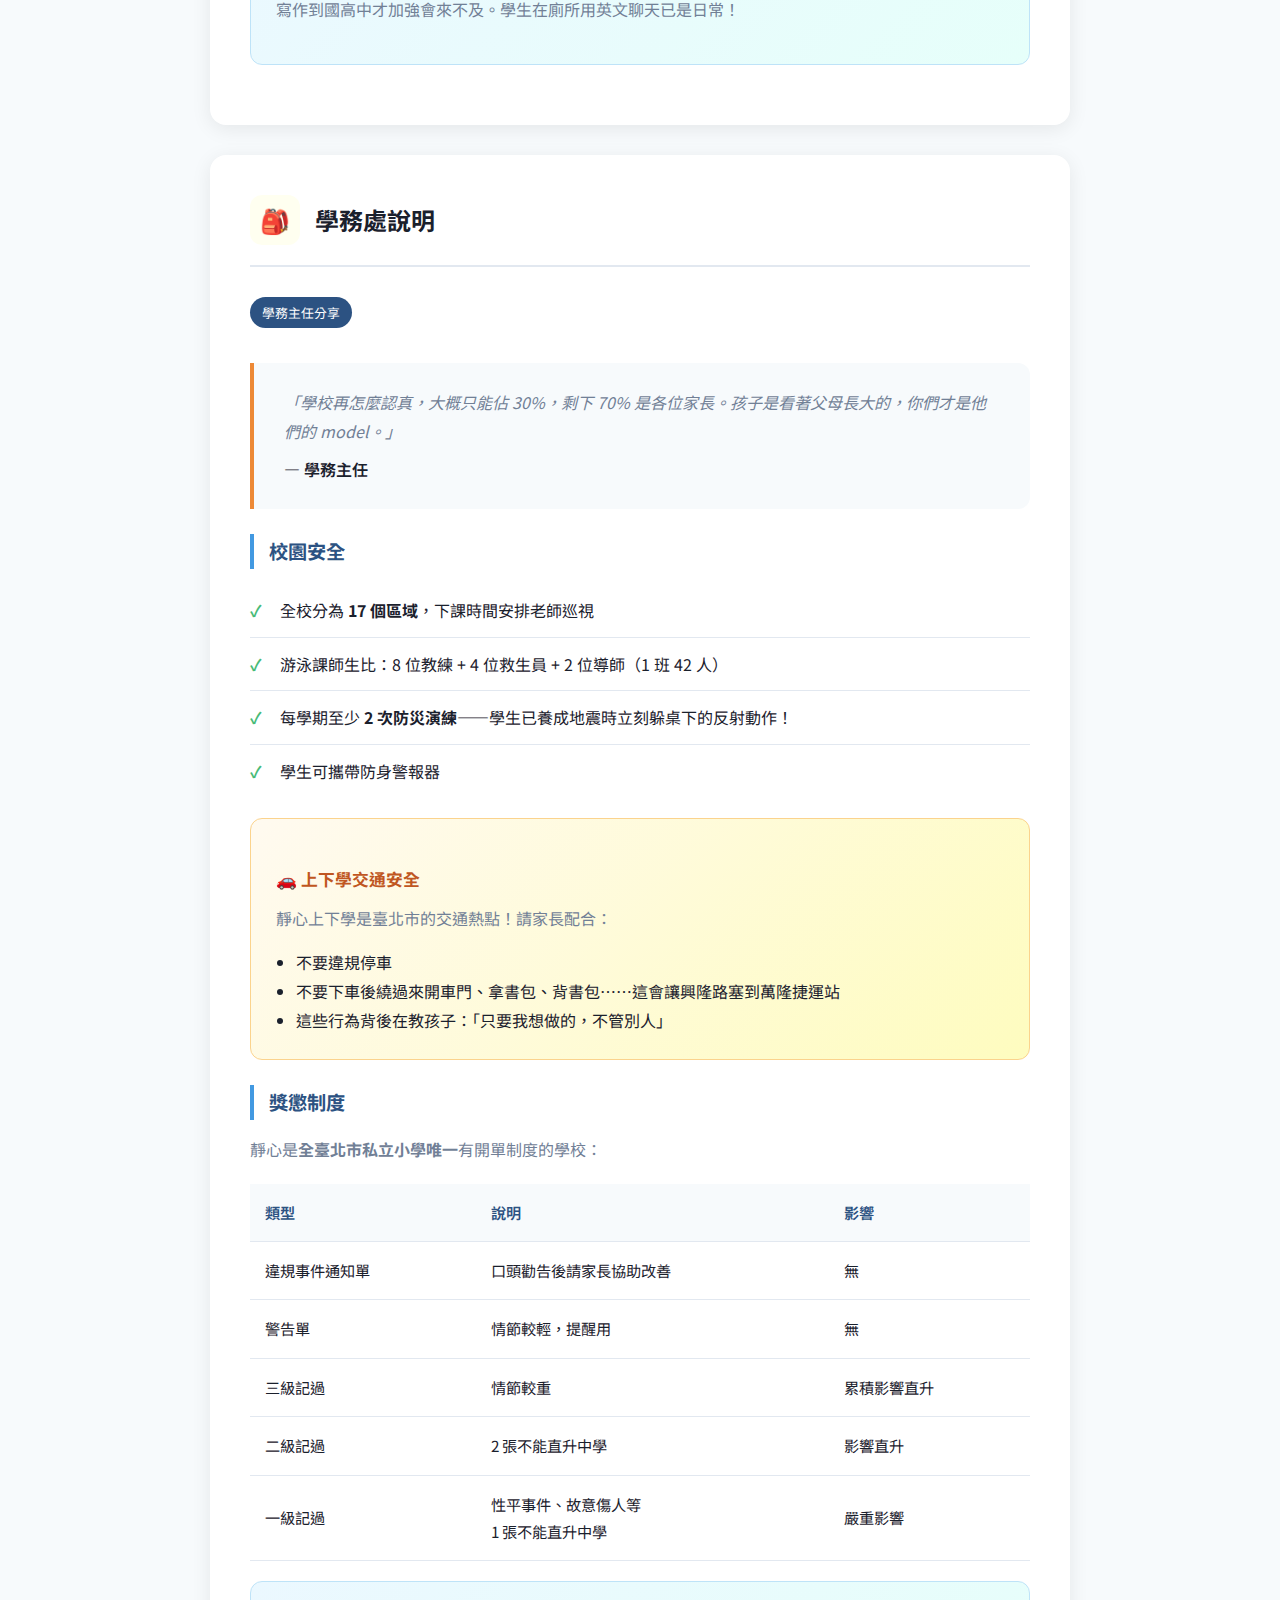
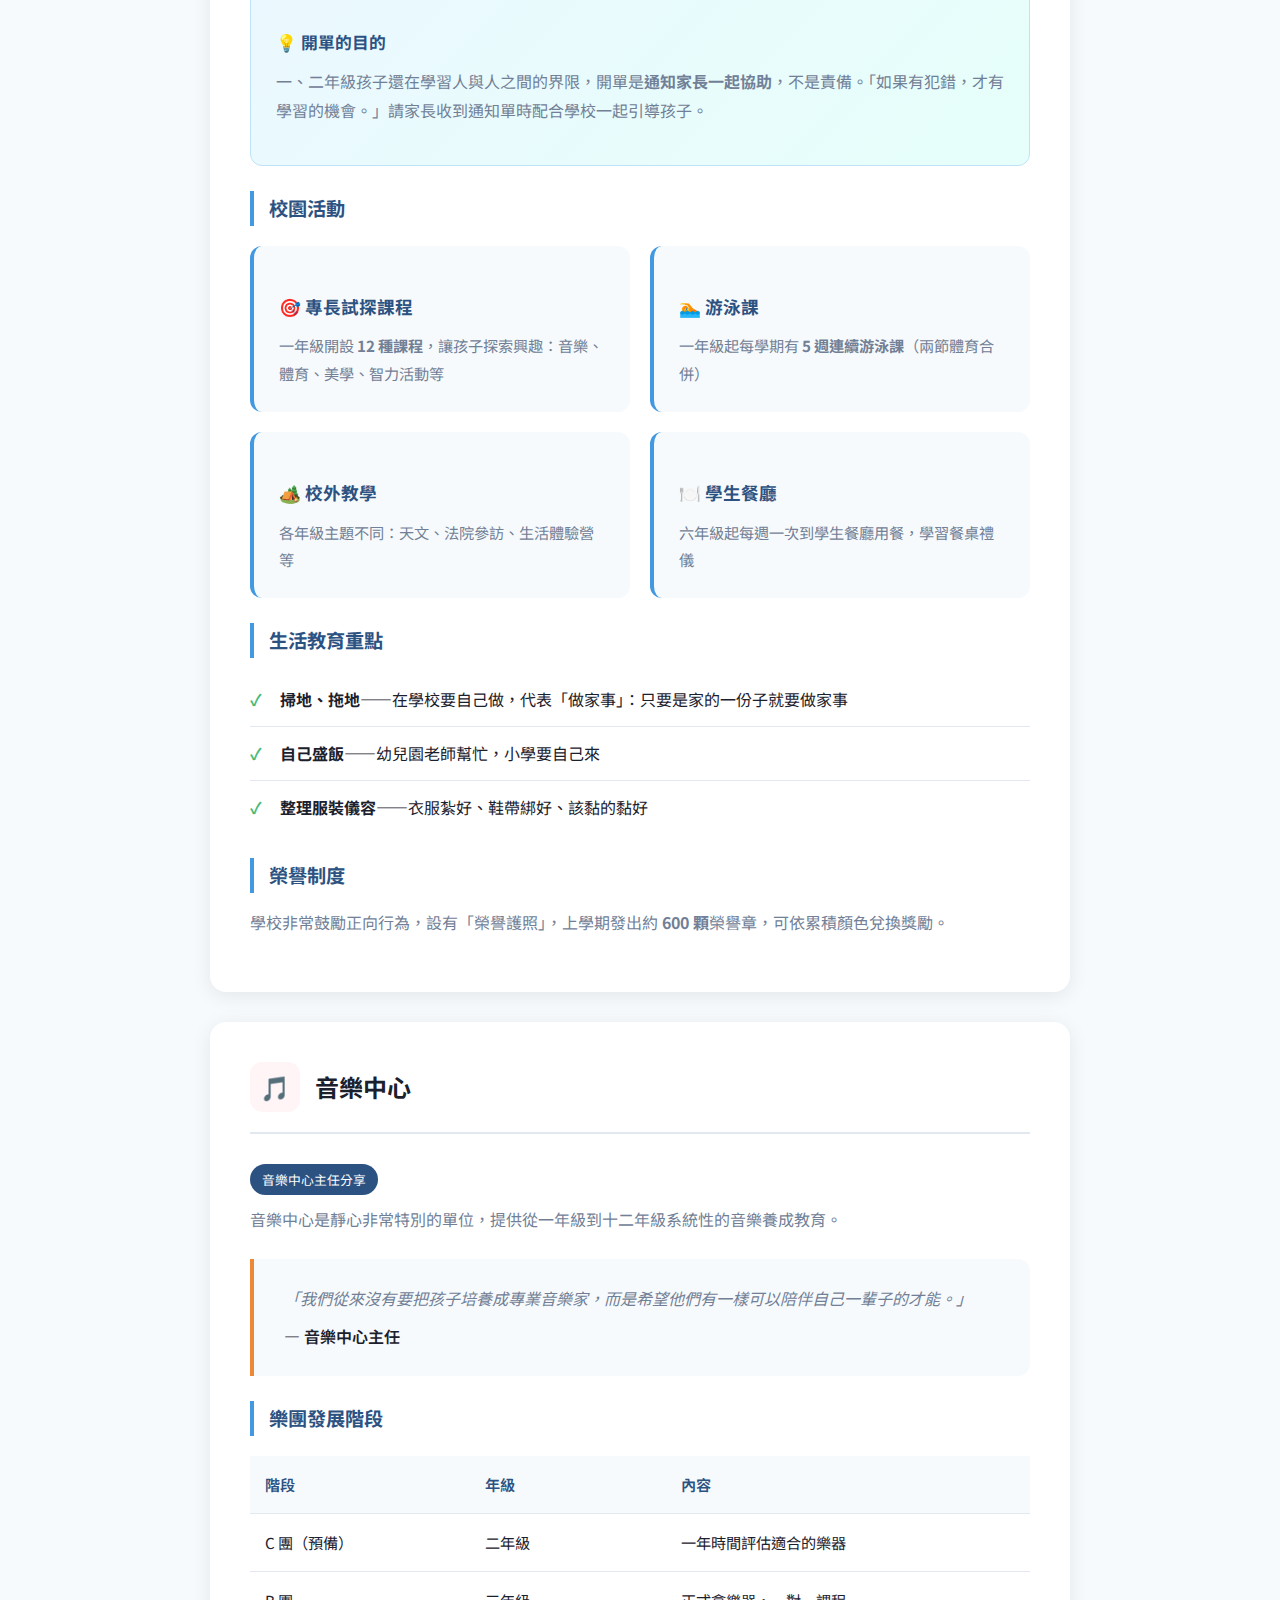
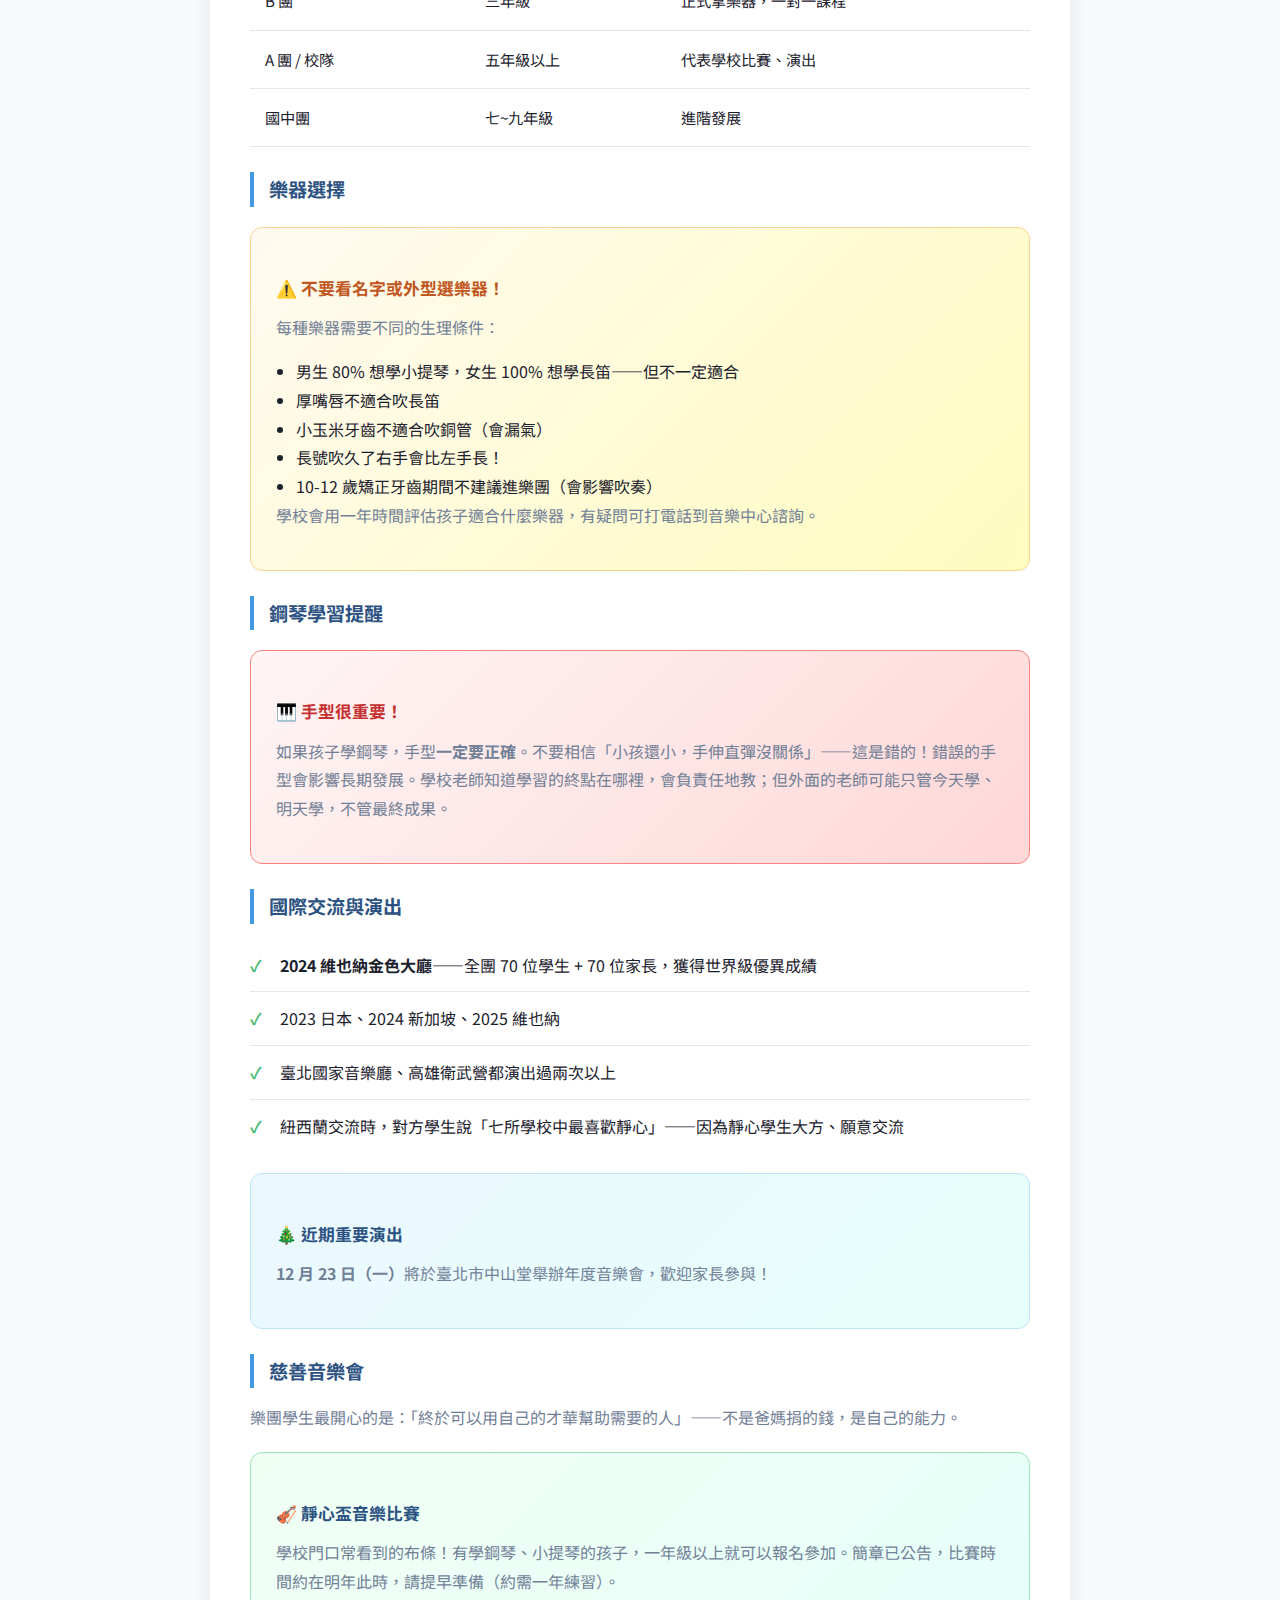
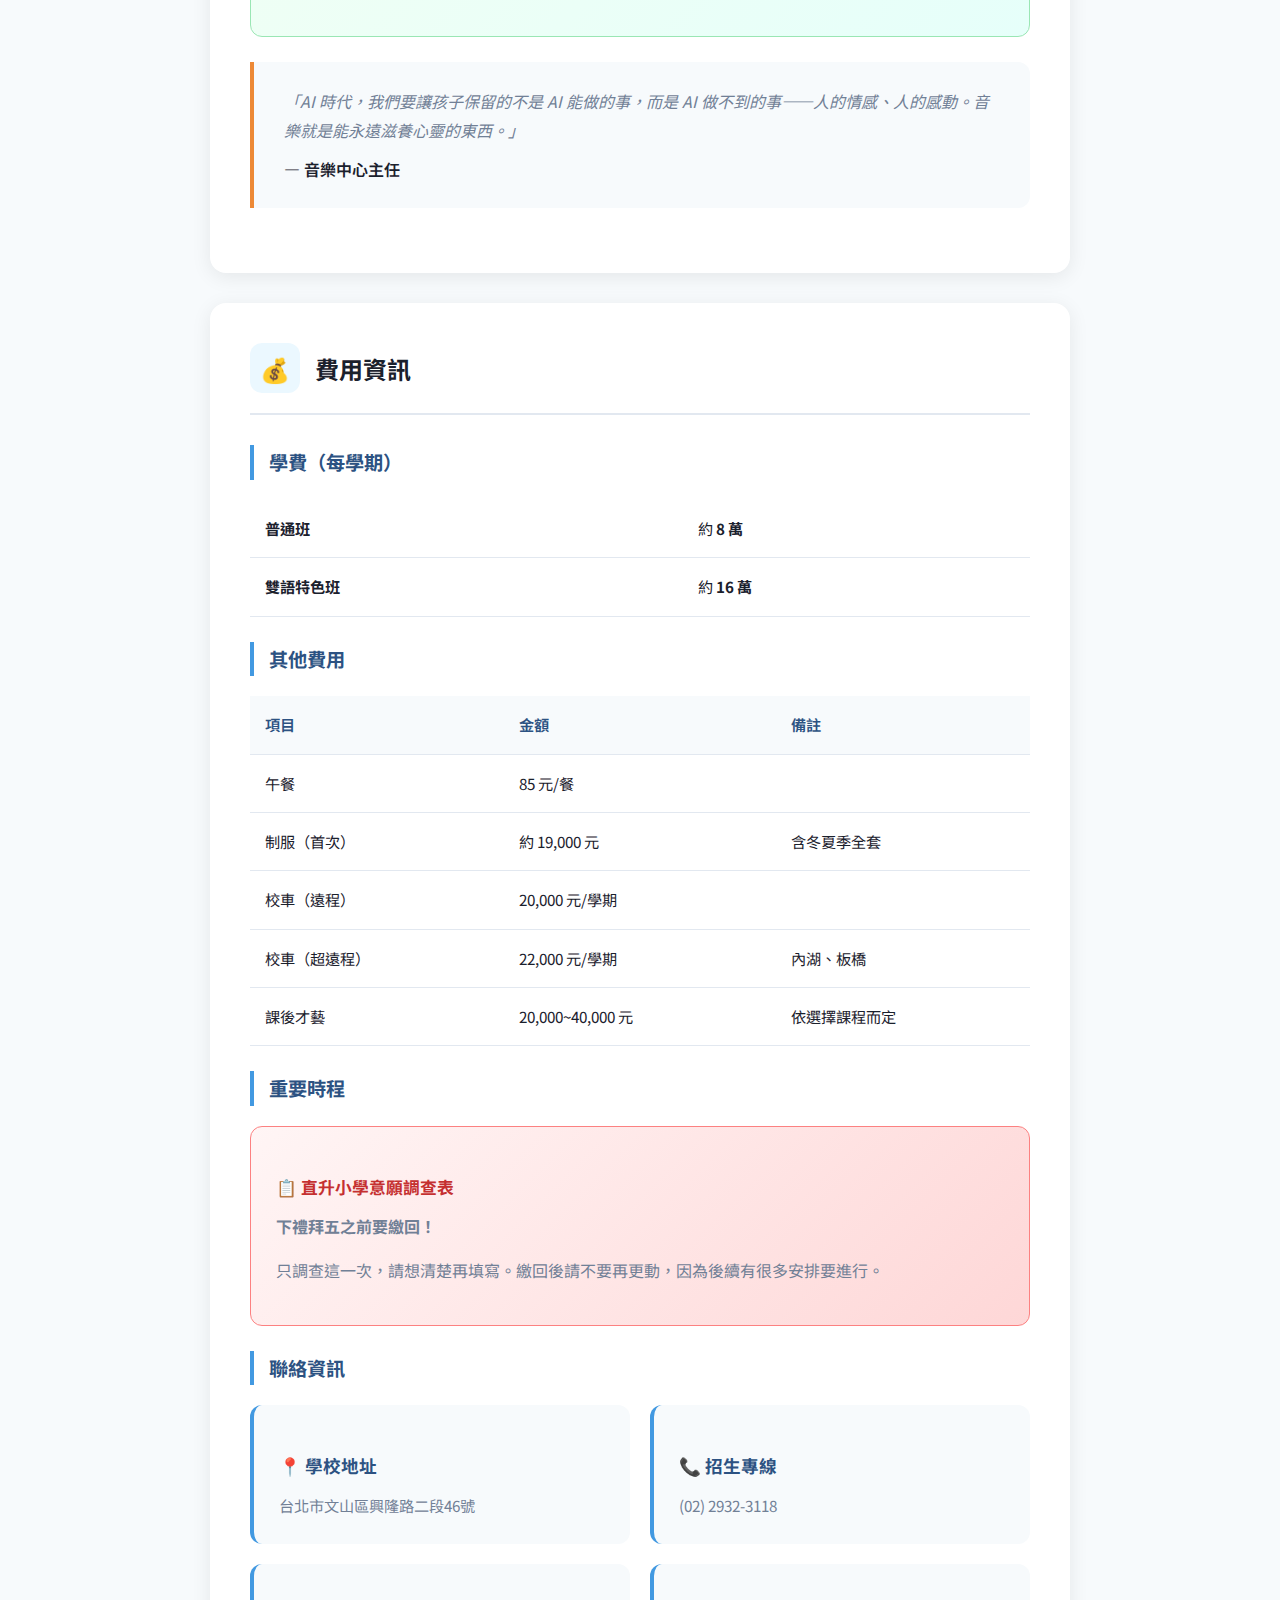
<file: demo/jingxin-orientation/index.html>
<!DOCTYPE html>
<html lang="zh-TW">
<head>
    <meta charset="UTF-8">
    <meta name="viewport" content="width=device-width, initial-scale=1.0">
    <title>靜心小學新生說明會重點整理</title>
    <link rel="preconnect" href="https://fonts.googleapis.com">
    <link rel="preconnect" href="https://fonts.gstatic.com" crossorigin>
    <link href="https://fonts.googleapis.com/css2?family=Noto+Sans+TC:wght@300;400;500;700&display=swap" rel="stylesheet">
    <style>
        :root {
            --primary: #2c5282;
            --primary-light: #4299e1;
            --secondary: #ed8936;
            --accent: #48bb78;
            --dark: #1a202c;
            --light: #f7fafc;
            --gray: #718096;
            --border: #e2e8f0;
        }

        * {
            margin: 0;
            padding: 0;
            box-sizing: border-box;
        }

        body {
            font-family: 'Noto Sans TC', sans-serif;
            background: var(--light);
            color: var(--dark);
            line-height: 1.8;
        }

        /* Hero Section */
        .hero {
            background: linear-gradient(135deg, var(--primary) 0%, var(--primary-light) 100%);
            color: white;
            padding: 80px 20px;
            text-align: center;
            position: relative;
            overflow: hidden;
        }

        .hero::before {
            content: '';
            position: absolute;
            top: 0;
            left: 0;
            right: 0;
            bottom: 0;
            background: url("data:image/svg+xml,%3Csvg width='60' height='60' viewBox='0 0 60 60' xmlns='http://www.w3.org/2000/svg'%3E%3Cg fill='none' fill-rule='evenodd'%3E%3Cg fill='%23ffffff' fill-opacity='0.05'%3E%3Cpath d='M36 34v-4h-2v4h-4v2h4v4h2v-4h4v-2h-4zm0-30V0h-2v4h-4v2h4v4h2V6h4V4h-4zM6 34v-4H4v4H0v2h4v4h2v-4h4v-2H6zM6 4V0H4v4H0v2h4v4h2V6h4V4H6z'/%3E%3C/g%3E%3C/g%3E%3C/svg%3E");
        }

        .hero-content {
            position: relative;
            max-width: 800px;
            margin: 0 auto;
        }

        .hero h1 {
            font-size: 2.5rem;
            font-weight: 700;
            margin-bottom: 15px;
        }

        .hero .subtitle {
            font-size: 1.2rem;
            opacity: 0.9;
            margin-bottom: 20px;
        }

        .hero .date {
            display: inline-block;
            background: rgba(255,255,255,0.2);
            padding: 8px 20px;
            border-radius: 30px;
            font-size: 0.95rem;
        }

        /* Navigation */
        .nav-container {
            background: white;
            position: sticky;
            top: 0;
            z-index: 100;
            box-shadow: 0 2px 10px rgba(0,0,0,0.1);
        }

        .nav {
            max-width: 1200px;
            margin: 0 auto;
            padding: 0 20px;
            display: flex;
            overflow-x: auto;
            gap: 5px;
            -webkit-overflow-scrolling: touch;
        }

        .nav a {
            display: block;
            padding: 15px 15px;
            text-decoration: none;
            color: var(--gray);
            font-weight: 500;
            white-space: nowrap;
            border-bottom: 3px solid transparent;
            transition: all 0.3s;
            font-size: 0.9rem;
        }

        .nav a:hover,
        .nav a.active {
            color: var(--primary);
            border-bottom-color: var(--primary);
        }

        /* Main Content */
        .container {
            max-width: 900px;
            margin: 0 auto;
            padding: 40px 20px;
        }

        /* Section Styles */
        .section {
            background: white;
            border-radius: 16px;
            padding: 40px;
            margin-bottom: 30px;
            box-shadow: 0 4px 20px rgba(0,0,0,0.08);
        }

        .section-header {
            display: flex;
            align-items: center;
            gap: 15px;
            margin-bottom: 30px;
            padding-bottom: 20px;
            border-bottom: 2px solid var(--border);
        }

        .section-icon {
            width: 50px;
            height: 50px;
            border-radius: 12px;
            display: flex;
            align-items: center;
            justify-content: center;
            font-size: 1.5rem;
            flex-shrink: 0;
        }

        .section h2 {
            font-size: 1.5rem;
            color: var(--dark);
        }

        .section h3 {
            font-size: 1.2rem;
            color: var(--primary);
            margin: 25px 0 15px;
            padding-left: 15px;
            border-left: 4px solid var(--primary-light);
        }

        .section h4 {
            font-size: 1.05rem;
            color: var(--dark);
            margin: 20px 0 10px;
        }

        .section p {
            color: var(--gray);
            margin-bottom: 15px;
        }

        /* Card Grid */
        .card-grid {
            display: grid;
            grid-template-columns: repeat(auto-fit, minmax(250px, 1fr));
            gap: 20px;
            margin: 20px 0;
        }

        .card {
            background: var(--light);
            border-radius: 12px;
            padding: 25px;
            border-left: 4px solid var(--primary-light);
        }

        .card h4 {
            color: var(--primary);
            margin-bottom: 10px;
            font-size: 1.1rem;
        }

        .card p {
            font-size: 0.95rem;
            margin: 0;
        }

        /* Highlight Box */
        .highlight-box {
            background: linear-gradient(135deg, #ebf8ff 0%, #e6fffa 100%);
            border-radius: 12px;
            padding: 25px;
            margin: 20px 0;
            border: 1px solid #bee3f8;
        }

        .highlight-box.warning {
            background: linear-gradient(135deg, #fffaf0 0%, #fefcbf 100%);
            border-color: #fbd38d;
        }

        .highlight-box.danger {
            background: linear-gradient(135deg, #fff5f5 0%, #fed7d7 100%);
            border-color: #fc8181;
        }

        .highlight-box.success {
            background: linear-gradient(135deg, #f0fff4 0%, #e6fffa 100%);
            border-color: #9ae6b4;
        }

        .highlight-box h4 {
            color: var(--primary);
            margin-bottom: 10px;
            display: flex;
            align-items: center;
            gap: 8px;
        }

        .highlight-box.warning h4 {
            color: #c05621;
        }

        .highlight-box.danger h4 {
            color: #c53030;
        }

        /* List Styles */
        .feature-list {
            list-style: none;
            margin: 15px 0;
        }

        .feature-list li {
            padding: 12px 0;
            padding-left: 30px;
            position: relative;
            border-bottom: 1px solid var(--border);
        }

        .feature-list li:last-child {
            border-bottom: none;
        }

        .feature-list li::before {
            content: '✓';
            position: absolute;
            left: 0;
            color: var(--accent);
            font-weight: bold;
        }

        .checklist li::before {
            content: '☐';
            color: var(--primary);
        }

        .warning-list li::before {
            content: '⚠';
            color: #dd6b20;
        }

        /* Gem Cards */
        .gem-grid {
            display: grid;
            grid-template-columns: repeat(5, 1fr);
            gap: 15px;
            margin: 25px 0;
        }

        @media (max-width: 768px) {
            .gem-grid {
                grid-template-columns: repeat(2, 1fr);
            }
        }

        .gem-card {
            text-align: center;
            padding: 20px 15px;
            background: white;
            border-radius: 12px;
            box-shadow: 0 2px 10px rgba(0,0,0,0.08);
            transition: transform 0.3s;
        }

        .gem-card:hover {
            transform: translateY(-5px);
        }

        .gem-emoji {
            font-size: 2.5rem;
            margin-bottom: 10px;
        }

        .gem-title {
            font-weight: 600;
            color: var(--dark);
            font-size: 0.95rem;
        }

        /* Timeline */
        .timeline {
            margin: 20px 0;
        }

        .timeline-item {
            display: flex;
            gap: 20px;
            padding: 20px 0;
            border-bottom: 1px dashed var(--border);
        }

        .timeline-time {
            min-width: 100px;
            font-weight: 600;
            color: var(--primary);
        }

        .timeline-content h4 {
            margin-bottom: 5px;
            color: var(--dark);
        }

        .timeline-content p {
            font-size: 0.95rem;
            margin: 0;
        }

        /* Table */
        .info-table {
            width: 100%;
            border-collapse: collapse;
            margin: 20px 0;
            font-size: 0.95rem;
        }

        .info-table th,
        .info-table td {
            padding: 15px;
            text-align: left;
            border-bottom: 1px solid var(--border);
        }

        .info-table th {
            background: var(--light);
            font-weight: 600;
            color: var(--primary);
        }

        .info-table tr:hover td {
            background: #f8fafc;
        }

        /* Quote */
        .quote {
            background: var(--light);
            border-left: 4px solid var(--secondary);
            padding: 25px 30px;
            margin: 25px 0;
            font-style: italic;
            color: var(--gray);
            border-radius: 0 12px 12px 0;
        }

        .quote-author {
            font-style: normal;
            font-weight: 600;
            color: var(--dark);
            margin-top: 10px;
        }

        /* Speaker Tag */
        .speaker-tag {
            display: inline-block;
            background: var(--primary);
            color: white;
            padding: 4px 12px;
            border-radius: 20px;
            font-size: 0.8rem;
            margin-bottom: 10px;
        }

        /* Number Badge */
        .number-badge {
            display: inline-flex;
            align-items: center;
            justify-content: center;
            width: 28px;
            height: 28px;
            background: var(--primary);
            color: white;
            border-radius: 50%;
            font-weight: 600;
            font-size: 0.85rem;
            margin-right: 10px;
        }

        /* Footer */
        .footer {
            text-align: center;
            padding: 40px 20px;
            background: var(--dark);
            color: white;
        }

        .footer a {
            color: var(--primary-light);
            text-decoration: none;
        }

        .footer a:hover {
            text-decoration: underline;
        }

        /* Back Button */
        .back-btn {
            display: inline-flex;
            align-items: center;
            gap: 8px;
            padding: 12px 24px;
            background: var(--primary);
            color: white;
            text-decoration: none;
            border-radius: 8px;
            font-weight: 500;
            transition: all 0.3s;
            margin-bottom: 30px;
        }

        .back-btn:hover {
            background: var(--primary-light);
            transform: translateX(-5px);
        }

        /* Responsive */
        @media (max-width: 768px) {
            .hero h1 {
                font-size: 1.8rem;
            }

            .section {
                padding: 25px;
            }

            .card-grid {
                grid-template-columns: 1fr;
            }

            .timeline-item {
                flex-direction: column;
                gap: 10px;
            }

            .timeline-time {
                min-width: auto;
            }

            .info-table {
                font-size: 0.85rem;
            }

            .info-table th,
            .info-table td {
                padding: 10px 8px;
            }
        }

        /* Color Icons */
        .icon-blue { background: #ebf8ff; color: #3182ce; }
        .icon-green { background: #f0fff4; color: #38a169; }
        .icon-orange { background: #fffaf0; color: #dd6b20; }
        .icon-purple { background: #faf5ff; color: #805ad5; }
        .icon-pink { background: #fff5f7; color: #d53f8c; }
        .icon-teal { background: #e6fffa; color: #319795; }
        .icon-red { background: #fff5f5; color: #e53e3e; }
        .icon-yellow { background: #fffff0; color: #d69e2e; }

        /* Accordion */
        .accordion {
            border: 1px solid var(--border);
            border-radius: 8px;
            margin: 10px 0;
            overflow: hidden;
        }

        .accordion summary {
            padding: 15px 20px;
            background: var(--light);
            cursor: pointer;
            font-weight: 500;
            list-style: none;
        }

        .accordion summary::-webkit-details-marker {
            display: none;
        }

        .accordion summary::before {
            content: '▶';
            display: inline-block;
            margin-right: 10px;
            transition: transform 0.3s;
        }

        .accordion[open] summary::before {
            transform: rotate(90deg);
        }

        .accordion-content {
            padding: 20px;
            border-top: 1px solid var(--border);
        }

        /* Step Cards */
        .step-card {
            display: flex;
            gap: 15px;
            padding: 20px;
            background: var(--light);
            border-radius: 12px;
            margin: 15px 0;
        }

        .step-number {
            width: 40px;
            height: 40px;
            background: var(--primary);
            color: white;
            border-radius: 50%;
            display: flex;
            align-items: center;
            justify-content: center;
            font-weight: 700;
            flex-shrink: 0;
        }

        .step-content h4 {
            margin: 0 0 5px 0;
            color: var(--dark);
        }

        .step-content p {
            margin: 0;
            font-size: 0.95rem;
        }
    </style>
</head>
<body>
    <!-- Hero Section -->
    <header class="hero">
        <div class="hero-content">
            <h1>靜心小學新生說明會</h1>
            <p class="subtitle">臺北市私立靜心高級中學附設國小部｜114學年度</p>
            <span class="date">完整重點整理懶人包</span>
        </div>
    </header>

    <!-- Navigation -->
    <nav class="nav-container">
        <div class="nav">
            <a href="#overview">學校簡介</a>
            <a href="#philosophy">教育理念</a>
            <a href="#preparation">入學準備</a>
            <a href="#academics">課程規劃</a>
            <a href="#international">國際教育</a>
            <a href="#student-affairs">學務處</a>
            <a href="#music">音樂中心</a>
            <a href="#fees">費用資訊</a>
        </div>
    </nav>

    <!-- Main Content -->
    <main class="container">
        <a href="../../index.html" class="back-btn">← 返回首頁</a>

        <!-- Overview Section -->
        <section id="overview" class="section">
            <div class="section-header">
                <div class="section-icon icon-blue">🏫</div>
                <h2>學校簡介</h2>
            </div>

            <p>臺北市私立靜心高級中學成立於1956年，是一所從幼兒園到高中 <strong>15年一貫</strong> 的完整學校。學校以「人文科技、雙軌精英、夢想接軌」為辦學特色。</p>

            <div class="card-grid">
                <div class="card">
                    <h4>👥 學生規模</h4>
                    <p>小學部每班 <strong>42人</strong>，每年級 <strong>6班</strong>，共 36 班、1512 位學生</p>
                </div>
                <div class="card">
                    <h4>🎯 班級類型</h4>
                    <p>普通班 2 班 + 雙語特色班 4 班（114學年度配置）</p>
                </div>
                <div class="card">
                    <h4>👨‍🏫 師資特色</h4>
                    <p><strong>專才專用</strong>：老師只教專業科目，非包班制。80%以上教師具碩士學歷</p>
                </div>
                <div class="card">
                    <h4>🏆 辦學認證</h4>
                    <p>2024年獲「優質學校」課程發展、資源統整雙項認證，藝術團隊獲教育部藝術貢獻獎</p>
                </div>
            </div>

            <div class="highlight-box">
                <h4>💡 專才專用制度</h4>
                <p>不同於一般國小的包班制，靜心採用<strong>專才專用</strong>：導師專教國語、數學（最多加綜合活動），其他科目皆由該領域專業背景的老師教授。高年級更有國語、數學分科教學。此制度已實施超過十年，連臺北市多所公立國小也開始跟進。</p>
            </div>

            <h3>校園設施</h3>
            <div class="card-grid">
                <div class="card">
                    <h4>📚 四座圖書館</h4>
                    <p>繪本館、小學圖書館、英文圖書館、中學圖書館，閱讀資源豐富</p>
                </div>
                <div class="card">
                    <h4>🏊 溫水游泳池</h4>
                    <p>專業游泳教學場地，每學期 5 週連續游泳課</p>
                </div>
                <div class="card">
                    <h4>🏸 匹克球場</h4>
                    <p>學校最新增設的運動設施</p>
                </div>
                <div class="card">
                    <h4>📜 國學教室</h4>
                    <p>四年級起開設書法課，傳承傳統文化</p>
                </div>
            </div>

            <h3>師資專業發展</h3>
            <div class="highlight-box success">
                <h4>👩‍🏫 教師研習時數</h4>
                <p>教育部規定教師每年需完成 <strong>50 小時</strong>研習，靜心教師平均達到 <strong>76.8 小時</strong>，遠超標準。學校持續投資教師專業成長，確保教學品質。</p>
            </div>
        </section>

        <!-- Philosophy Section -->
        <section id="philosophy" class="section">
            <div class="section-header">
                <div class="section-icon icon-purple">💎</div>
                <h2>教育理念 — 寶石的比喻</h2>
            </div>

            <span class="speaker-tag">副校長分享</span>
            <p>副校長以不同的「寶石」比喻孩子成長過程中需要培養的核心能力：</p>

            <div class="gem-grid" style="grid-template-columns: repeat(4, 1fr);">
                <div class="gem-card">
                    <div class="gem-emoji">💎</div>
                    <div class="gem-title">鑽石</div>
                    <p style="font-size: 0.85rem; color: var(--gray); margin-top: 5px;">生活準備能力</p>
                </div>
                <div class="gem-card">
                    <div class="gem-emoji">💜</div>
                    <div class="gem-title">紫水晶</div>
                    <p style="font-size: 0.85rem; color: var(--gray); margin-top: 5px;">態度與品格</p>
                </div>
                <div class="gem-card">
                    <div class="gem-emoji">💙</div>
                    <div class="gem-title">藍寶石</div>
                    <p style="font-size: 0.85rem; color: var(--gray); margin-top: 5px;">問題解決能力</p>
                </div>
                <div class="gem-card">
                    <div class="gem-emoji">🤍</div>
                    <div class="gem-title">蛋白石</div>
                    <p style="font-size: 0.85rem; color: var(--gray); margin-top: 5px;">自我照顧</p>
                </div>
            </div>

            <div class="quote">
                「石墨和鑽石都是由碳元素組成，不同的排列就會有不同的結果。讓我們幫孩子好好排練生活化的學習，就可以像鑽石一樣發光。」
                <div class="quote-author">— 副校長</div>
            </div>

            <p>副校長提到，漫威宇宙中有六顆無限寶石，而靜心要送給孩子的也不只這幾顆——學校希望培養孩子成為一個完整、有能力的人。</p>

            <h3>品格教育核心</h3>
            <p>學校強調「先成人，再成才」，品格與生活教育是一切的基礎：</p>
            <ul class="feature-list">
                <li><strong>利他行為</strong>：教會孩子擁有幫助別人的能力</li>
                <li><strong>問題解決</strong>：教孩子如何「跌倒後站起來」，擁抱挑戰</li>
                <li><strong>自我照顧</strong>：不只是給孩子，也給家長——大人面對挑戰的態度會影響孩子看世界的角度</li>
            </ul>

            <h3>SEL 社會情緒學習</h3>
            <p>學校導入 <strong>SEL（Social Emotional Learning）社會情緒學習</strong>，從師資培訓、班級經營到教學課程都融入 SEL 精神，也開設親子講座，幫助孩子穩定情緒、建立心理韌性。</p>

            <div class="highlight-box warning">
                <h4>🥪 辣椒三明治溝通法</h4>
                <p>副校長建議的親子溝通技巧：當需要給孩子建議時，把「辣椒」（建議/批評）包在中間，前後都要<strong>同理、鼓勵</strong>，最後別忘了<strong>抱抱他</strong>。這樣孩子才容易把建議「吃進肚子裡」。</p>
            </div>

            <div class="quote">
                「各位家長，你們是孩子的一座大山。身為父母，我們可以做自己的主人，不必被外界太多的期待、比較或焦慮綁架。當我們站穩的那一天，孩子就有一座可以依靠的大山。」
                <div class="quote-author">— 副校長</div>
            </div>
        </section>

        <!-- Preparation Section -->
        <section id="preparation" class="section">
            <div class="section-header">
                <div class="section-icon icon-orange">📝</div>
                <h2>入學前準備 — 超重要！</h2>
            </div>

            <span class="speaker-tag">副校長提醒</span>
            <p>這是說明會中反覆強調的重點！距離開學還有半年，請家長現在就開始準備：</p>

            <h3>生活自理能力清單</h3>
            <ul class="feature-list checklist">
                <li><strong>會寫自己的名字</strong>（中文）</li>
                <li><strong>會自己整理書包</strong>——養成每天整理的習慣，否則一週後會發現「上週的早餐」在書包裡</li>
                <li><strong>會自己收拾東西</strong>——不要都幫孩子做，做慢沒關係、掉地上也沒關係</li>
                <li><strong>有自己的書桌</strong>——建立專屬學習空間</li>
                <li><strong>會使用湯匙、叉子、筷子</strong></li>
                <li><strong>會自己穿脫衣服</strong>——包括分辨內外、正反面</li>
                <li><strong>會自己穿襪子</strong>——知道哪一面在外面</li>
                <li><strong>會自己上廁所</strong>——包括蹲式和坐式馬桶都要會</li>
            </ul>

            <div class="highlight-box danger">
                <h4>⚠️ 冬季制服褲子預警！（男生家長必看）</h4>
                <p>副校長特別提醒：一年級小男生最困難的是<strong>冬季制服褲子的皮帶</strong>！有孩子因為不會解皮帶，在廁所卡很久，或因此不敢喝水。請提前在家練習扣扣子、解皮帶！</p>
            </div>

            <h3>作息調整</h3>
            <div class="card-grid">
                <div class="card">
                    <h4>⏰ 到校時間</h4>
                    <p>一般學生 <strong>7:40</strong> 到校<br>校隊成員 <strong>7:20-7:30</strong> 到校</p>
                </div>
                <div class="card">
                    <h4>😴 午休調整</h4>
                    <p>幼兒園躺著睡 → 小學<strong>趴著睡</strong><br>暑期新生訓練會協助調整</p>
                </div>
            </div>

            <h3>新生暑期訓練</h3>
            <div class="highlight-box success">
                <h4>📅 114學年度新生暑訓</h4>
                <p><strong>時間：2025年 8月初</strong>（確切日期請依學校公告）</p>
                <p>目的：讓孩子在開學前就能適應小學生活、調整作息，開學後即可上軌道。<strong>一定要參加！</strong></p>
            </div>

            <h3>家長心態準備</h3>
            <p>副校長也提醒家長：</p>
            <ul class="feature-list">
                <li>開學第一天，孩子勇敢走進去時，<strong>不要把他叫回來</strong>！很多孩子很開心往前走，反而是後面的爸媽哭哭啼啼</li>
                <li>孩子跌倒時，<strong>你不要比他還緊張</strong>。他發現你沒辦法擁抱挑戰時，會懷疑自己</li>
                <li>校外教學、生活體驗營時，<strong>家長不準跟</strong>，也不要一直打電話——孩子其實不太想跟家長講電話，他們很開心！</li>
            </ul>
        </section>

        <!-- Academics Section -->
        <section id="academics" class="section">
            <div class="section-header">
                <div class="section-icon icon-green">📖</div>
                <h2>課程規劃</h2>
            </div>

            <span class="speaker-tag">教務主任分享</span>

            <h3>普通班 vs 雙語特色班</h3>
            <table class="info-table">
                <thead>
                    <tr>
                        <th>項目</th>
                        <th>普通班</th>
                        <th>雙語特色班</th>
                    </tr>
                </thead>
                <tbody>
                    <tr>
                        <td>班級數</td>
                        <td>2 班</td>
                        <td>4 班</td>
                    </tr>
                    <tr>
                        <td>導師配置</td>
                        <td>1 位中籍導師 + 1 位副導師（一年級）</td>
                        <td>1 位中籍導師 + 1 位外籍導師 + 1 位英語助理老師</td>
                    </tr>
                    <tr>
                        <td>英語學習</td>
                        <td>聽說讀寫溝通應用，每週 6 節</td>
                        <td>沉浸式環境，外師全天陪伴</td>
                    </tr>
                    <tr>
                        <td>教學語言</td>
                        <td>中文為主</td>
                        <td>數學、生活、自然、健康融入英語</td>
                    </tr>
                    <tr>
                        <td>課程教材</td>
                        <td>外版教材 + 校本教材</td>
                        <td>美國課綱教材（Into Reading）</td>
                    </tr>
                    <tr>
                        <td>檢定目標</td>
                        <td>兩年考一級（Cambridge）</td>
                        <td>每年考一級（Cambridge）</td>
                    </tr>
                    <tr>
                        <td>學費/學期</td>
                        <td>約 8 萬</td>
                        <td>約 16 萬</td>
                    </tr>
                </tbody>
            </table>

            <div class="highlight-box">
                <h4>💡 如何選擇？</h4>
                <p>不管選哪一種班別，都有卓越的升學表現與直升優勢。請依照<strong>孩子的語言天分、性向</strong>以及<strong>家庭的學習規劃</strong>來選擇適合的跑道。雙語班時間較緊湊，連上廁所都要掌握時間！</p>
            </div>

            <h3>一年級特別規定</h3>
            <div class="highlight-box success">
                <h4>📝 一年級沒有定期紙筆測驗！</h4>
                <p>靜心是<strong>全臺北市唯一</strong>一年級全年沒有紙筆測驗的學校（公立學校是下學期才開始有）。一年級重點在養成<strong>生活習慣</strong>和<strong>學習習慣</strong>，採用多元評量方式。</p>
                <p>注音符號前 10 週學完後會有小測驗，了解學習成效，需要補救的孩子會進行個別輔導。</p>
            </div>

            <h3>課程特色</h3>
            <div class="card-grid">
                <div class="card">
                    <h4>🔬 STREAM 教育</h4>
                    <p>Science + Technology + <strong>Research</strong> + Engineering + Art + Math，從三年級到十二年級完整規劃。「R」代表研究（Research），是靜心獨有的設計！</p>
                </div>
                <div class="card">
                    <h4>📚 閱讀教育</h4>
                    <p>連續 11 年獲「兒童深耕閱讀」特優，每年「閱讀磐石學校」認證</p>
                </div>
                <div class="card">
                    <h4>🔭 科展成就</h4>
                    <p>臺北市科展 4 次團體第一名，全國科展 3 次第一名，曾獲總統召見</p>
                </div>
                <div class="card">
                    <h4>📝 自主學習</h4>
                    <p>五年級學研究方法，六年級完成專題研究小論文，每年產出 120 篇以上</p>
                </div>
            </div>

            <h3>特色課程活動</h3>
            <details class="accordion">
                <summary>🌟 靜心五個夢</summary>
                <div class="accordion-content">
                    <p>結合自主學習的圓夢計畫，讓孩子透過自己的力量關懷社會、關懷世界。獲金子天下、關鍵日報等媒體報導，臺北市教育局也開始仿效此計畫。孩子會將圓夢基金獎金繼續投入，延續到中學。</p>
                </div>
            </details>
            <details class="accordion">
                <summary>🎁 禮物協會</summary>
                <div class="accordion-content">
                    <p>結合閱讀教育課程，從閱讀繪本引起動機，讓孩子挑選禮物、分送給需要的人，培養關懷、付出與服務的能量。</p>
                </div>
            </details>
            <details class="accordion">
                <summary>🧗 探索體驗課程</summary>
                <div class="accordion-content">
                    <p>從幼兒園到高中都有系統性規劃。一年級每學期有兩次探索體驗課，讓孩子走出舒適圈、挑戰恐懼、學習成長。</p>
                </div>
            </details>
            <details class="accordion">
                <summary>🎭 畢業展演課程</summary>
                <div class="accordion-content">
                    <p>六年級的大型課程，包含劇本選擇、配樂、服裝設計等，全由學生自己完成，並請專家指導。</p>
                </div>
            </details>

            <h3>課後課程</h3>
            <p>放學後（4:20）到 6:00 有豐富的課後課程選擇：</p>
            <ul class="feature-list">
                <li>學科類、才藝類、補救教學、精英培訓</li>
                <li>校隊課程、暑期班（今年暑假開了 436 個班，近 6900 人次參加）</li>
                <li><strong>全年無休</strong>，從開學第一天到學期結束，包含寒暑假</li>
            </ul>
        </section>

        <!-- International Section -->
        <section id="international" class="section">
            <div class="section-header">
                <div class="section-icon icon-teal">🌏</div>
                <h2>國際教育</h2>
            </div>

            <span class="speaker-tag">國際教育中心主任分享</span>

            <h3>升學路徑</h3>
            <p>從小學畢業後，可依需求選擇不同路徑：</p>
            <div class="step-card">
                <div class="step-number">1</div>
                <div class="step-content">
                    <h4>小學 → 國中</h4>
                    <p>普通班/雙語特色班 → 雙語精英班 或 國際組/國際班</p>
                </div>
            </div>
            <div class="step-card">
                <div class="step-number">2</div>
                <div class="step-content">
                    <h4>國中 → 高中</h4>
                    <p>可選擇國內升學（學測組）或海外升學（國際組）</p>
                </div>
            </div>

            <div class="highlight-box">
                <h4>💡 不是只有雙語班才能海外升學！</h4>
                <p>即使小學讀普通班，國中時仍可選擇進入國際組/國際班，發展海外升學路線。</p>
            </div>

            <h3>升學成績</h3>
            <table class="info-table">
                <tbody>
                    <tr>
                        <td><strong>國際組</strong></td>
                        <td>100% 錄取全球前 20 名校，14% 錄取美國常春藤</td>
                    </tr>
                    <tr>
                        <td><strong>學測組國外升學</strong></td>
                        <td>60% 錄取全球前 50 名校，40% 錄取全球百大</td>
                    </tr>
                    <tr>
                        <td><strong>英文學測</strong></td>
                        <td>全校平均高於全國頂標，英聽 A 級達 93%（裸考）</td>
                    </tr>
                </tbody>
            </table>

            <p>錄取學校包含：UC Berkeley、NYU、Purdue、多倫多大學、倫敦大學、Cornell、UCLA、墨爾本大學等世界名校。</p>

            <h3>國際交流</h3>
            <div class="card-grid">
                <div class="card">
                    <h4>🇺🇸 五年級｜美國交流</h4>
                    <p>與舊金山 KQED 姐妹校互訪，雙方各去對方學校 <strong>2 週</strong></p>
                </div>
                <div class="card">
                    <h4>🇬🇧 國中｜英國交流</h4>
                    <p>七、八年級英國文化交流，體驗不同英語系國家文化</p>
                </div>
                <div class="card">
                    <h4>🇨🇦 加拿大</h4>
                    <p>加拿大公費計畫，提供不同國家體驗選擇</p>
                </div>
                <div class="card">
                    <h4>✈️ 六年級境外學習</h4>
                    <p>畢業前的境外學習之旅，目的地：<strong>山東</strong>（孔孟故里文化體驗）</p>
                </div>
            </div>

            <h3>英語課程重點</h3>
            <div class="highlight-box">
                <h4>📖 閱讀與寫作是核心</h4>
                <p>學校特別強調閱讀與寫作能力的培養，因為這是需要<strong>長期發展</strong>的能力。口說能力需要的是環境，但閱讀寫作到國高中才加強會來不及。學生在廁所用英文聊天已是日常！</p>
            </div>
        </section>

        <!-- Student Affairs Section -->
        <section id="student-affairs" class="section">
            <div class="section-header">
                <div class="section-icon icon-yellow">🎒</div>
                <h2>學務處說明</h2>
            </div>

            <span class="speaker-tag">學務主任分享</span>

            <div class="quote">
                「學校再怎麼認真，大概只能佔 30%，剩下 70% 是各位家長。孩子是看著父母長大的，你們才是他們的 model。」
                <div class="quote-author">— 學務主任</div>
            </div>

            <h3>校園安全</h3>
            <ul class="feature-list">
                <li>全校分為 <strong>17 個區域</strong>，下課時間安排老師巡視</li>
                <li>游泳課師生比：8 位教練 + 4 位救生員 + 2 位導師（1 班 42 人）</li>
                <li>每學期至少 <strong>2 次防災演練</strong>——學生已養成地震時立刻躲桌下的反射動作！</li>
                <li>學生可攜帶防身警報器</li>
            </ul>

            <div class="highlight-box warning">
                <h4>🚗 上下學交通安全</h4>
                <p>靜心上下學是臺北市的交通熱點！請家長配合：</p>
                <ul style="margin: 10px 0 0 20px;">
                    <li>不要違規停車</li>
                    <li>不要下車後繞過來開車門、拿書包、背書包⋯⋯這會讓興隆路塞到萬隆捷運站</li>
                    <li>這些行為背後在教孩子：「只要我想做的，不管別人」</li>
                </ul>
            </div>

            <h3>獎懲制度</h3>
            <p>靜心是<strong>全臺北市私立小學唯一</strong>有開單制度的學校：</p>

            <table class="info-table">
                <thead>
                    <tr>
                        <th>類型</th>
                        <th>說明</th>
                        <th>影響</th>
                    </tr>
                </thead>
                <tbody>
                    <tr>
                        <td>違規事件通知單</td>
                        <td>口頭勸告後請家長協助改善</td>
                        <td>無</td>
                    </tr>
                    <tr>
                        <td>警告單</td>
                        <td>情節較輕，提醒用</td>
                        <td>無</td>
                    </tr>
                    <tr>
                        <td>三級記過</td>
                        <td>情節較重</td>
                        <td>累積影響直升</td>
                    </tr>
                    <tr>
                        <td>二級記過</td>
                        <td>2 張不能直升中學</td>
                        <td>影響直升</td>
                    </tr>
                    <tr>
                        <td>一級記過</td>
                        <td>性平事件、故意傷人等<br>1 張不能直升中學</td>
                        <td>嚴重影響</td>
                    </tr>
                </tbody>
            </table>

            <div class="highlight-box">
                <h4>💡 開單的目的</h4>
                <p>一、二年級孩子還在學習人與人之間的界限，開單是<strong>通知家長一起協助</strong>，不是責備。「如果有犯錯，才有學習的機會。」請家長收到通知單時配合學校一起引導孩子。</p>
            </div>

            <h3>校園活動</h3>
            <div class="card-grid">
                <div class="card">
                    <h4>🎯 專長試探課程</h4>
                    <p>一年級開設 <strong>12 種課程</strong>，讓孩子探索興趣：音樂、體育、美學、智力活動等</p>
                </div>
                <div class="card">
                    <h4>🏊 游泳課</h4>
                    <p>一年級起每學期有 <strong>5 週連續游泳課</strong>（兩節體育合併）</p>
                </div>
                <div class="card">
                    <h4>🏕️ 校外教學</h4>
                    <p>各年級主題不同：天文、法院參訪、生活體驗營等</p>
                </div>
                <div class="card">
                    <h4>🍽️ 學生餐廳</h4>
                    <p>六年級起每週一次到學生餐廳用餐，學習餐桌禮儀</p>
                </div>
            </div>

            <h3>生活教育重點</h3>
            <ul class="feature-list">
                <li><strong>掃地、拖地</strong>——在學校要自己做，代表「做家事」：只要是家的一份子就要做家事</li>
                <li><strong>自己盛飯</strong>——幼兒園老師幫忙，小學要自己來</li>
                <li><strong>整理服裝儀容</strong>——衣服紮好、鞋帶綁好、該黏的黏好</li>
            </ul>

            <h3>榮譽制度</h3>
            <p>學校非常鼓勵正向行為，設有「榮譽護照」，上學期發出約 <strong>600 顆</strong>榮譽章，可依累積顏色兌換獎勵。</p>
        </section>

        <!-- Music Section -->
        <section id="music" class="section">
            <div class="section-header">
                <div class="section-icon icon-pink">🎵</div>
                <h2>音樂中心</h2>
            </div>

            <span class="speaker-tag">音樂中心主任分享</span>

            <p>音樂中心是靜心非常特別的單位，提供從一年級到十二年級系統性的音樂養成教育。</p>

            <div class="quote">
                「我們從來沒有要把孩子培養成專業音樂家，而是希望他們有一樣可以陪伴自己一輩子的才能。」
                <div class="quote-author">— 音樂中心主任</div>
            </div>

            <h3>樂團發展階段</h3>
            <table class="info-table">
                <thead>
                    <tr>
                        <th>階段</th>
                        <th>年級</th>
                        <th>內容</th>
                    </tr>
                </thead>
                <tbody>
                    <tr>
                        <td>C 團（預備）</td>
                        <td>二年級</td>
                        <td>一年時間評估適合的樂器</td>
                    </tr>
                    <tr>
                        <td>B 團</td>
                        <td>三年級</td>
                        <td>正式拿樂器，一對一課程</td>
                    </tr>
                    <tr>
                        <td>A 團 / 校隊</td>
                        <td>五年級以上</td>
                        <td>代表學校比賽、演出</td>
                    </tr>
                    <tr>
                        <td>國中團</td>
                        <td>七~九年級</td>
                        <td>進階發展</td>
                    </tr>
                </tbody>
            </table>

            <h3>樂器選擇</h3>
            <div class="highlight-box warning">
                <h4>⚠️ 不要看名字或外型選樂器！</h4>
                <p>每種樂器需要不同的生理條件：</p>
                <ul style="margin: 10px 0 0 20px;">
                    <li>男生 80% 想學小提琴，女生 100% 想學長笛——但不一定適合</li>
                    <li>厚嘴唇不適合吹長笛</li>
                    <li>小玉米牙齒不適合吹銅管（會漏氣）</li>
                    <li>長號吹久了右手會比左手長！</li>
                    <li>10-12 歲矯正牙齒期間不建議進樂團（會影響吹奏）</li>
                </ul>
                <p>學校會用一年時間評估孩子適合什麼樂器，有疑問可打電話到音樂中心諮詢。</p>
            </div>

            <h3>鋼琴學習提醒</h3>
            <div class="highlight-box danger">
                <h4>🎹 手型很重要！</h4>
                <p>如果孩子學鋼琴，手型<strong>一定要正確</strong>。不要相信「小孩還小，手伸直彈沒關係」——這是錯的！錯誤的手型會影響長期發展。學校老師知道學習的終點在哪裡，會負責任地教；但外面的老師可能只管今天學、明天學，不管最終成果。</p>
            </div>

            <h3>國際交流與演出</h3>
            <ul class="feature-list">
                <li><strong>2024 維也納金色大廳</strong>——全團 70 位學生 + 70 位家長，獲得世界級優異成績</li>
                <li>2023 日本、2024 新加坡、2025 維也納</li>
                <li>臺北國家音樂廳、高雄衛武營都演出過兩次以上</li>
                <li>紐西蘭交流時，對方學生說「七所學校中最喜歡靜心」——因為靜心學生大方、願意交流</li>
            </ul>

            <div class="highlight-box">
                <h4>🎄 近期重要演出</h4>
                <p><strong>12 月 23 日（一）</strong>將於臺北市中山堂舉辦年度音樂會，歡迎家長參與！</p>
            </div>

            <h3>慈善音樂會</h3>
            <p>樂團學生最開心的是：「終於可以用自己的才華幫助需要的人」——不是爸媽捐的錢，是自己的能力。</p>

            <div class="highlight-box success">
                <h4>🎻 靜心盃音樂比賽</h4>
                <p>學校門口常看到的布條！有學鋼琴、小提琴的孩子，一年級以上就可以報名參加。簡章已公告，比賽時間約在明年此時，請提早準備（約需一年練習）。</p>
            </div>

            <div class="quote">
                「AI 時代，我們要讓孩子保留的不是 AI 能做的事，而是 AI 做不到的事——人的情感、人的感動。音樂就是能永遠滋養心靈的東西。」
                <div class="quote-author">— 音樂中心主任</div>
            </div>
        </section>

        <!-- Fees Section -->
        <section id="fees" class="section">
            <div class="section-header">
                <div class="section-icon icon-blue">💰</div>
                <h2>費用資訊</h2>
            </div>

            <h3>學費（每學期）</h3>
            <table class="info-table">
                <tbody>
                    <tr>
                        <td><strong>普通班</strong></td>
                        <td>約 <strong>8 萬</strong></td>
                    </tr>
                    <tr>
                        <td><strong>雙語特色班</strong></td>
                        <td>約 <strong>16 萬</strong></td>
                    </tr>
                </tbody>
            </table>

            <h3>其他費用</h3>
            <table class="info-table">
                <thead>
                    <tr>
                        <th>項目</th>
                        <th>金額</th>
                        <th>備註</th>
                    </tr>
                </thead>
                <tbody>
                    <tr>
                        <td>午餐</td>
                        <td>85 元/餐</td>
                        <td></td>
                    </tr>
                    <tr>
                        <td>制服（首次）</td>
                        <td>約 19,000 元</td>
                        <td>含冬夏季全套</td>
                    </tr>
                    <tr>
                        <td>校車（遠程）</td>
                        <td>20,000 元/學期</td>
                        <td></td>
                    </tr>
                    <tr>
                        <td>校車（超遠程）</td>
                        <td>22,000 元/學期</td>
                        <td>內湖、板橋</td>
                    </tr>
                    <tr>
                        <td>課後才藝</td>
                        <td>20,000~40,000 元</td>
                        <td>依選擇課程而定</td>
                    </tr>
                </tbody>
            </table>

            <h3>重要時程</h3>
            <div class="highlight-box danger">
                <h4>📋 直升小學意願調查表</h4>
                <p><strong>下禮拜五之前要繳回！</strong></p>
                <p>只調查這一次，請想清楚再填寫。繳回後請不要再更動，因為後續有很多安排要進行。</p>
            </div>

            <h3>聯絡資訊</h3>
            <div class="card-grid">
                <div class="card">
                    <h4>📍 學校地址</h4>
                    <p>台北市文山區興隆路二段46號</p>
                </div>
                <div class="card">
                    <h4>📞 招生專線</h4>
                    <p>(02) 2932-3118</p>
                </div>
                <div class="card">
                    <h4>🌐 官方網站</h4>
                    <p><a href="https://www.chjhs.tp.edu.tw/" target="_blank">www.chjhs.tp.edu.tw</a></p>
                </div>
                <div class="card">
                    <h4>🎵 音樂中心</h4>
                    <p>有樂器學習問題可來電諮詢</p>
                </div>
            </div>
        </section>

        <!-- Summary Section -->
        <section class="section">
            <div class="section-header">
                <div class="section-icon icon-purple">📌</div>
                <h2>重點總整理</h2>
            </div>

            <h3>現在就要開始做的事</h3>
            <ul class="feature-list checklist">
                <li>練習早起（7:40 前到校）</li>
                <li>練習寫自己的名字</li>
                <li>練習自己整理書包、收拾東西</li>
                <li>練習穿脫衣服（尤其是冬季制服褲子皮帶！）</li>
                <li>練習使用各種馬桶</li>
                <li>調整午休習慣（躺睡→趴睡）</li>
                <li>讓孩子做家事</li>
                <li>繳交直升意願調查表（下週五前）</li>
            </ul>

            <h3>記住的數字</h3>
            <div class="card-grid">
                <div class="card">
                    <h4>42</h4>
                    <p>每班學生人數</p>
                </div>
                <div class="card">
                    <h4>7:40</h4>
                    <p>到校時間</p>
                </div>
                <div class="card">
                    <h4>8月初</h4>
                    <p>新生暑訓時間</p>
                </div>
                <div class="card">
                    <h4>15 年</h4>
                    <p>一貫教育體系</p>
                </div>
            </div>

            <h3>學校的核心理念</h3>
            <ul class="feature-list">
                <li><strong>先成人，再成才</strong>——品格教育是基礎</li>
                <li><strong>不要贏在起跑點，不要掛在半途</strong>——細水長流的學習</li>
                <li><strong>給孩子足夠的時間探索</strong>——每個階段都有目標</li>
                <li><strong>家長是孩子的大山</strong>——安頓自己，孩子才有安全感</li>
            </ul>
        </section>

        <!-- Sources Section -->
        <section class="section">
            <div class="section-header">
                <div class="section-icon" style="background: #edf2f7; color: #718096;">📚</div>
                <h2>資料來源</h2>
            </div>
            <p>本頁面內容整理自新生說明會逐字稿及以下資料：</p>
            <ul class="feature-list">
                <li><a href="https://www.chjhs.tp.edu.tw/" target="_blank">臺北市私立靜心高級中學官方網站</a></li>
                <li><a href="https://chuchu.tw/taipei-chjhs-tp-first-grade" target="_blank">靜心小學招生整理 - CHU CHU</a></li>
                <li><a href="https://www.chjhs.tp.edu.tw/dispPageBox/MainCp.aspx?ddsPageID=MAINHPMUSICA" target="_blank">靜心音樂中心簡介</a></li>
            </ul>
        </section>
    </main>

    <!-- Footer -->
    <footer class="footer">
        <p>本頁面為說明會重點整理，僅供參考</p>
        <p>最新資訊請以 <a href="https://www.chjhs.tp.edu.tw/" target="_blank">靜心中學官網</a> 公告為準</p>
        <p style="margin-top: 20px; opacity: 0.6;">Made with ❤️</p>
    </footer>

    <script>
        // Smooth scroll for navigation
        document.querySelectorAll('.nav a').forEach(anchor => {
            anchor.addEventListener('click', function(e) {
                e.preventDefault();
                const targetId = this.getAttribute('href');
                const targetElement = document.querySelector(targetId);

                if (targetElement) {
                    const navHeight = document.querySelector('.nav-container').offsetHeight;
                    const targetPosition = targetElement.offsetTop - navHeight - 20;

                    window.scrollTo({
                        top: targetPosition,
                        behavior: 'smooth'
                    });
                }
            });
        });

        // Highlight active nav item on scroll
        window.addEventListener('scroll', () => {
            const sections = document.querySelectorAll('section[id]');
            const navLinks = document.querySelectorAll('.nav a');
            const navHeight = document.querySelector('.nav-container').offsetHeight;

            let currentSection = '';

            sections.forEach(section => {
                const sectionTop = section.offsetTop - navHeight - 100;
                if (window.scrollY >= sectionTop) {
                    currentSection = section.getAttribute('id');
                }
            });

            navLinks.forEach(link => {
                link.classList.remove('active');
                if (link.getAttribute('href') === '#' + currentSection) {
                    link.classList.add('active');
                }
            });
        });
    </script>
</body>
</html>
</file>
<file: pikachu_begin/1.css>
.warp{
	width:100px;
	background-color: red;

}
.circle2{
	box-sizing: border-box;
	width:300px;
	height: 300px;
	border-radius: 50%
	background-color: red;
	
}
</file>
